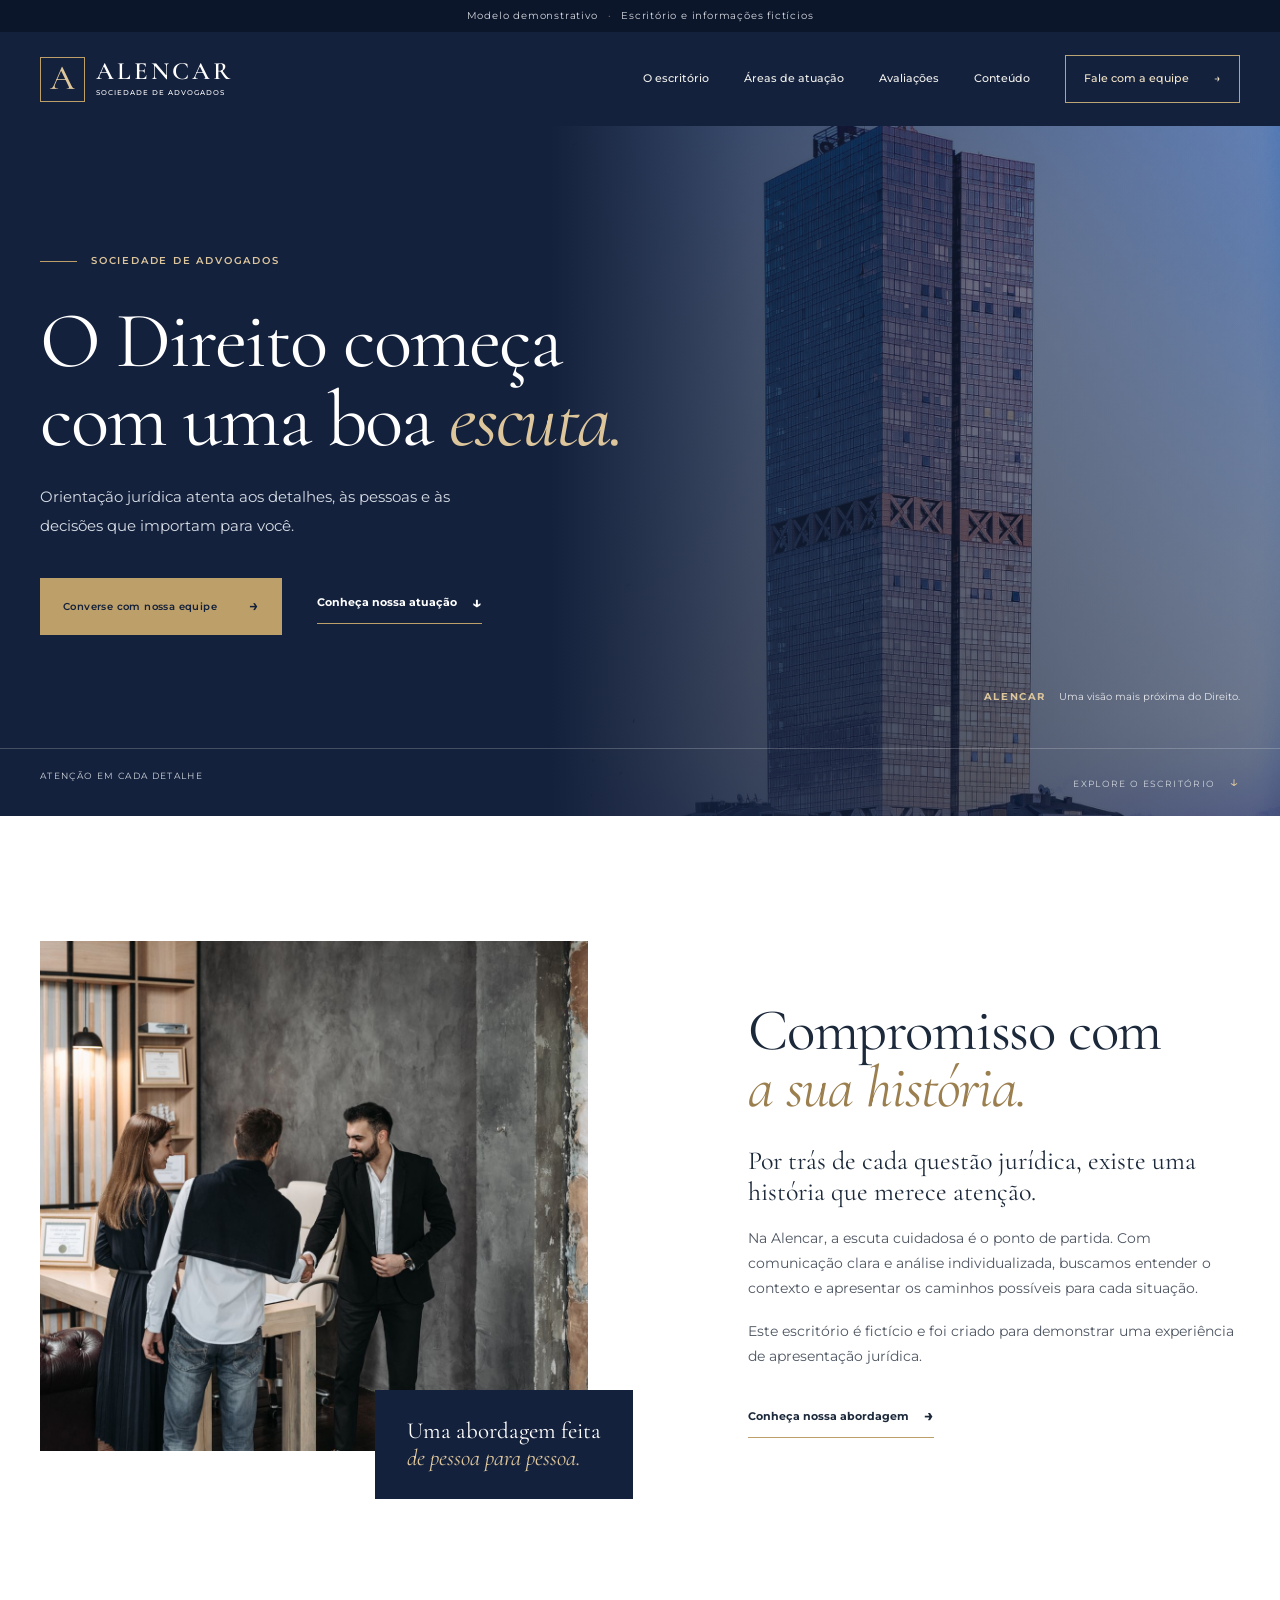
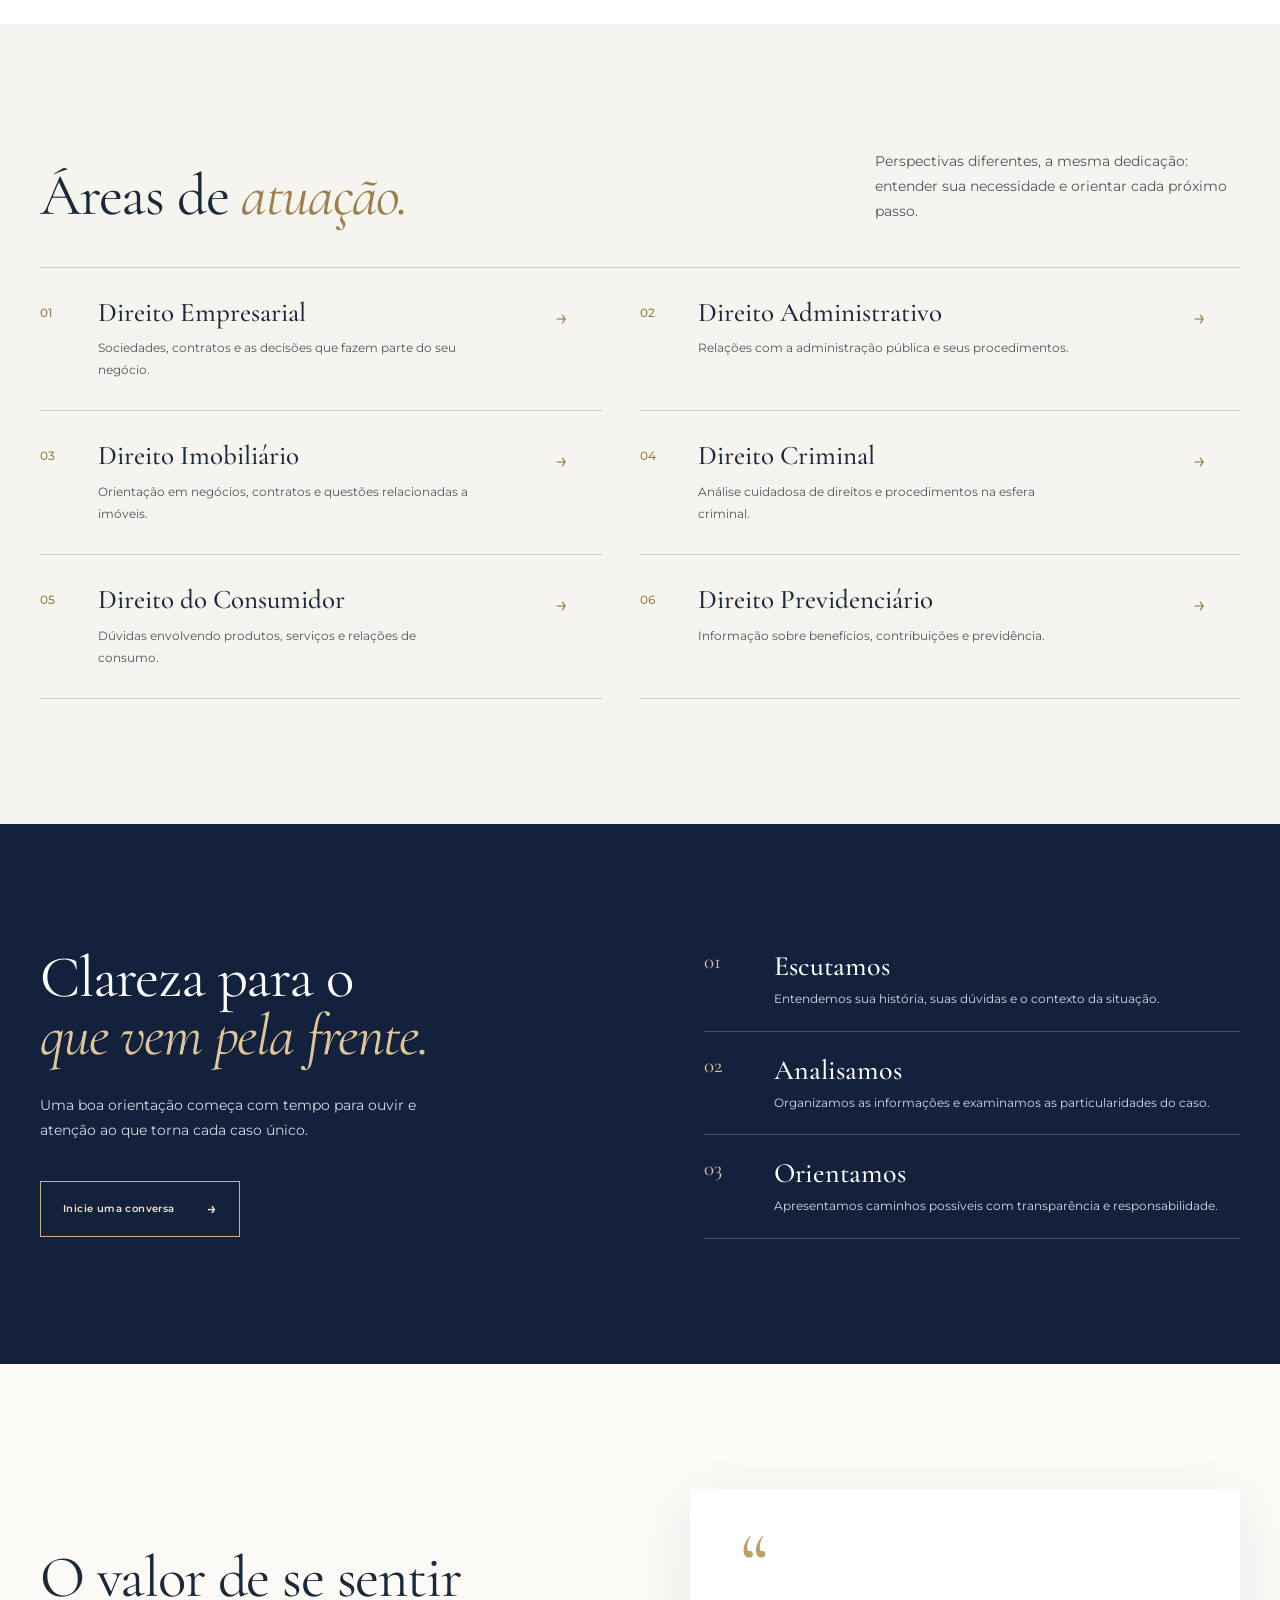
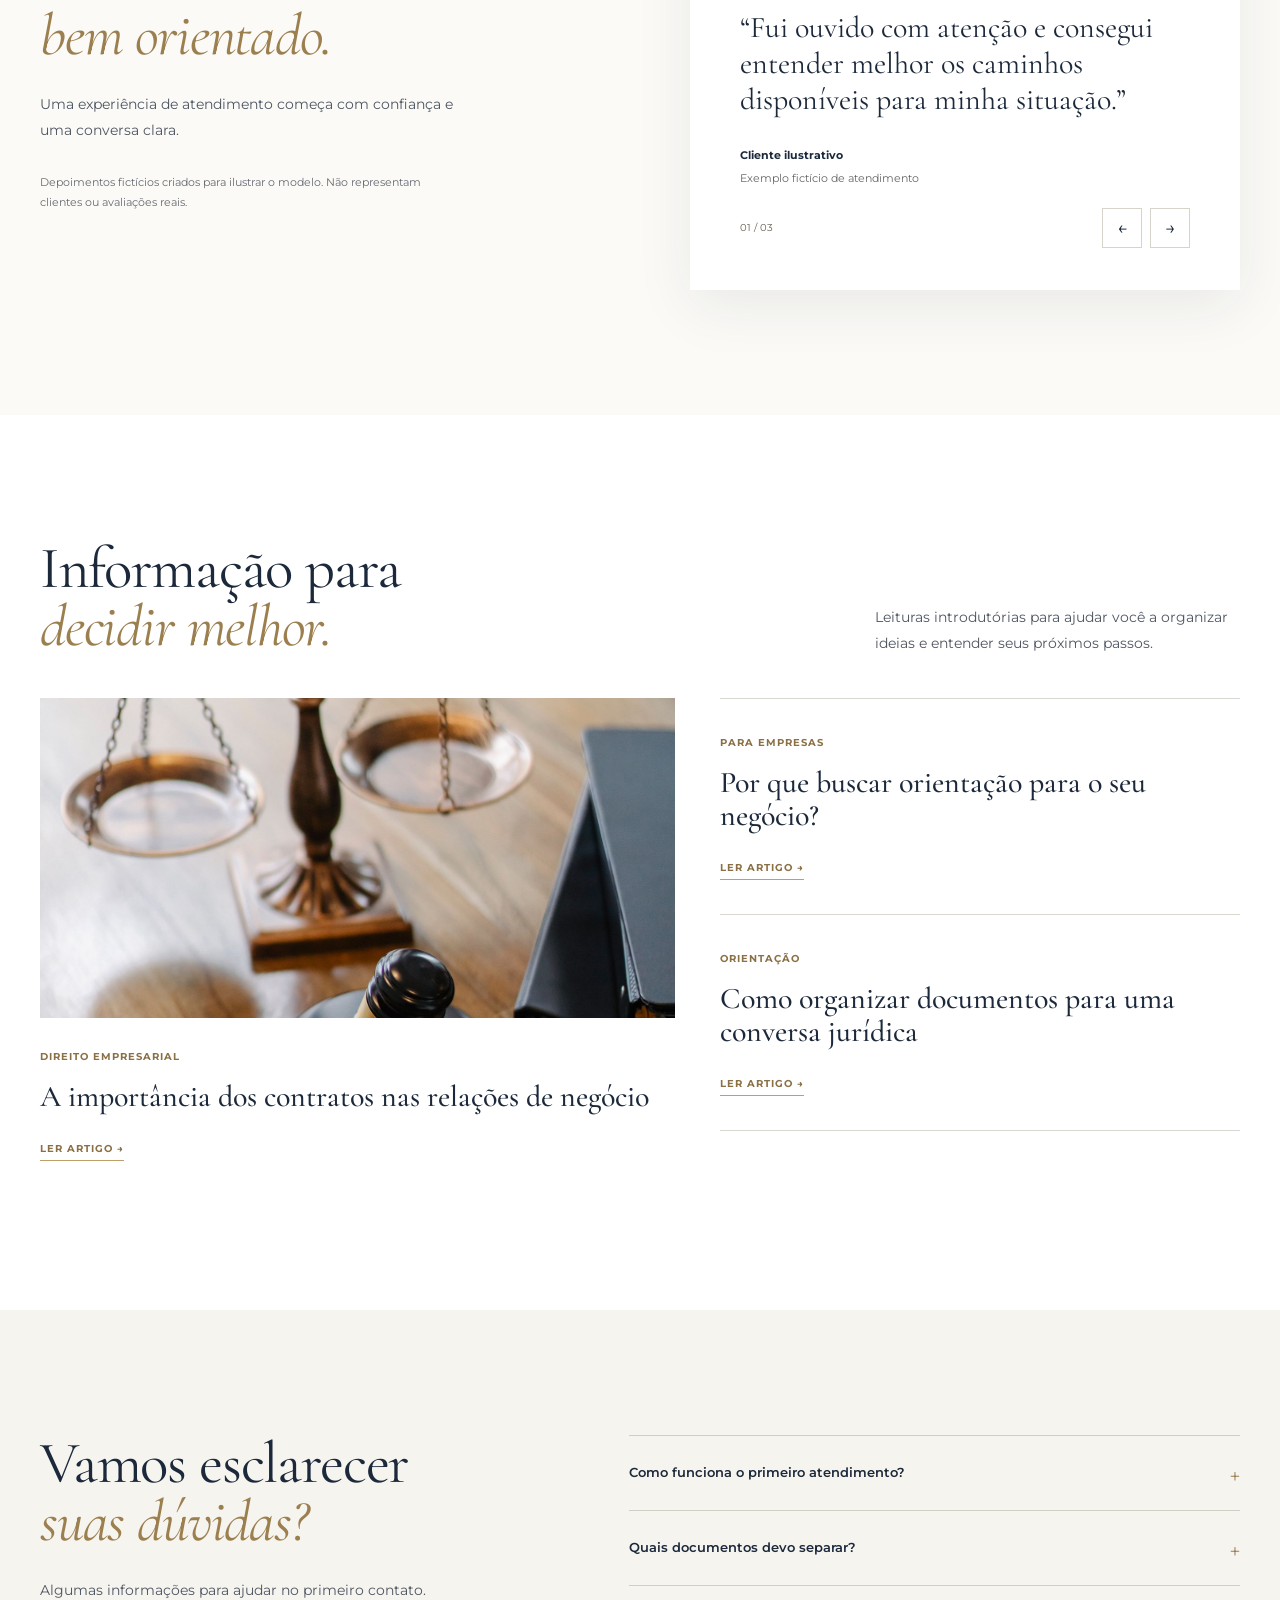
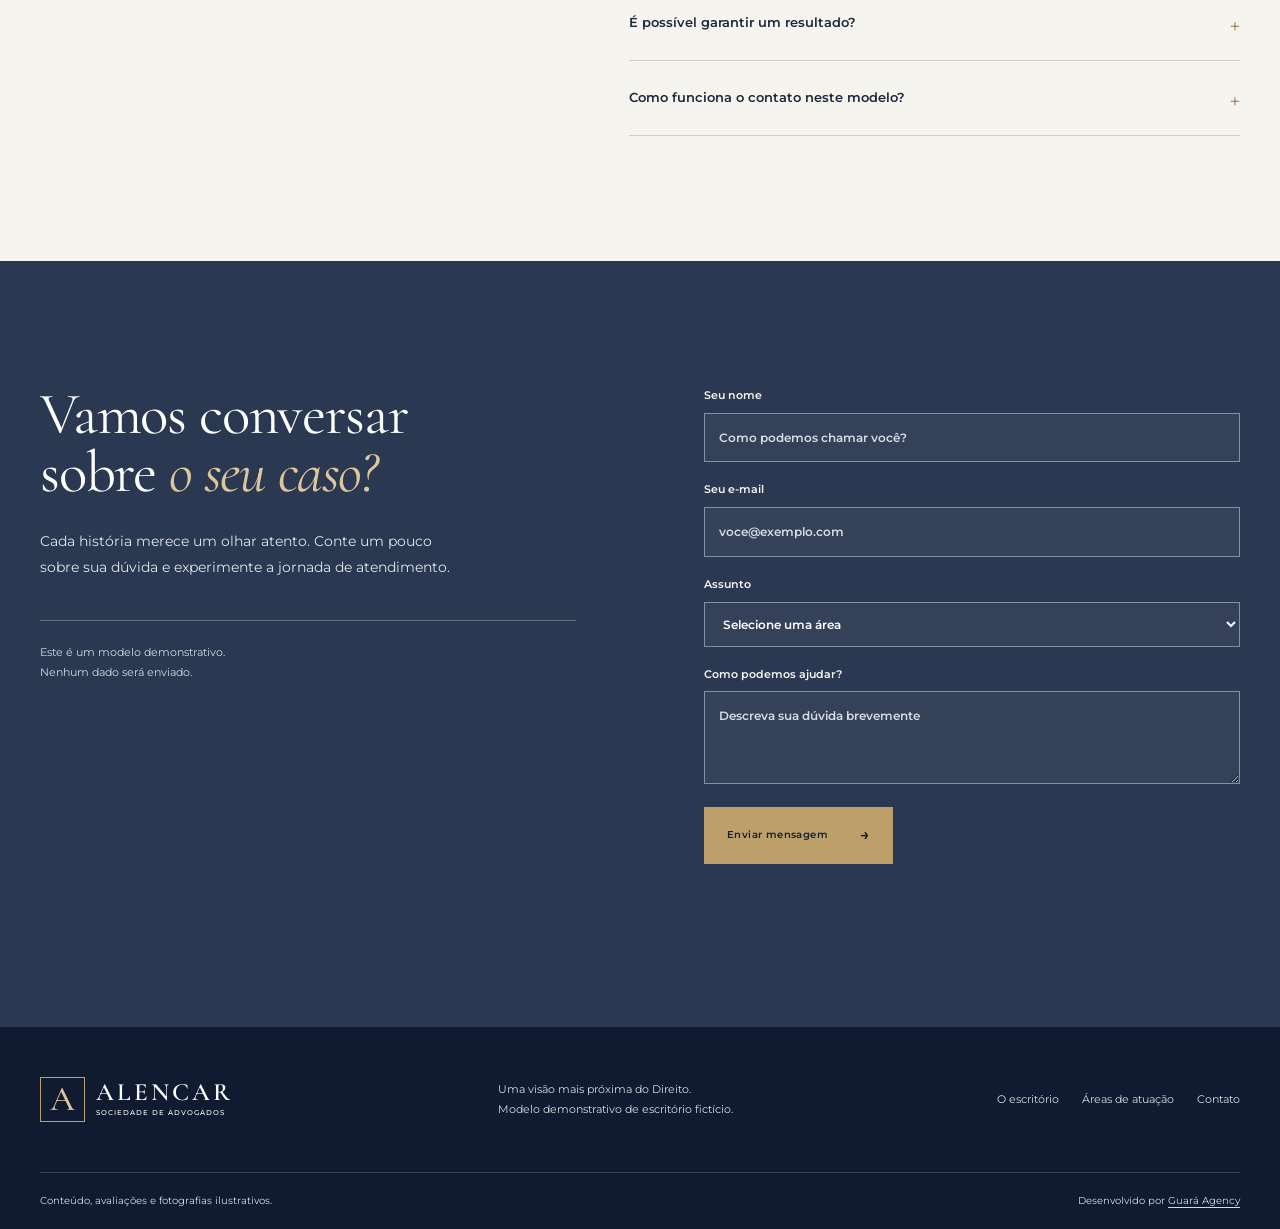
<file: index.html>
<!doctype html>
<html lang="pt-BR"><head><meta charset="utf-8"><meta name="viewport" content="width=device-width, initial-scale=1"><meta name="description" content="Conheça o modelo demonstrativo Alencar Sociedade de Advogados: orientação jurídica com atenção e clareza."><meta name="theme-color" content="#172441"><title>Alencar | Sociedade de Advogados</title><link rel="preconnect" href="https://fonts.googleapis.com"><link rel="preconnect" href="https://fonts.gstatic.com" crossorigin><link href="https://fonts.googleapis.com/css2?family=Cormorant+Garamond:ital,wght@0,400;0,500;0,600;1,400;1,500&family=Montserrat:wght@400;500;600;700&display=swap" rel="stylesheet"><link rel="stylesheet" href="style.css"><script defer src="app.js"></script></head>
<body><a class="skip-link" href="#conteudo">Ir para o conteúdo</a><div class="demo-bar">Modelo demonstrativo <span>·</span> Escritório e informações fictícios</div>
<header class="site-header"><div class="wrap nav"><a href="./" class="brand" aria-label="Alencar Sociedade de Advogados, início"><span class="brand-mark" aria-hidden="true">A</span><span class="brand-name">ALENCAR<small>SOCIEDADE DE ADVOGADOS</small></span></a><button class="menu" aria-expanded="false" aria-controls="links" aria-label="Abrir menu"><span></span><span></span></button><nav id="links" aria-label="Navegação principal"><a href="#sobre">O escritório</a><a href="#atuacao">Áreas de atuação</a><a href="#avaliacoes">Avaliações</a><a href="#blog">Conteúdo</a><a class="nav-cta" href="#contato">Fale com a equipe <span aria-hidden="true">→</span></a></nav></div></header>
<main id="conteudo"><section class="hero"><div class="hero-image" role="img" aria-label="Edifício comercial, fotografia ilustrativa"></div><div class="wrap hero-layout"><div class="hero-copy"><div class="hero-rule"><span></span> SOCIEDADE DE ADVOGADOS</div><h1>O Direito começa<br>com uma boa <em>escuta.</em></h1><p>Orientação jurídica atenta aos detalhes, às pessoas e às decisões que importam para você.</p><div class="hero-actions"><a class="button button-gold" href="#contato">Converse com nossa equipe <span aria-hidden="true">→</span></a><a class="text-link light-link" href="#atuacao">Conheça nossa atuação <span aria-hidden="true">↓</span></a></div></div><div class="hero-caption"><span>ALENCAR</span><span>Uma visão mais próxima do Direito.</span></div></div><div class="hero-bottom"><div class="wrap"><span>ATENÇÃO EM CADA DETALHE</span><a href="#sobre">EXPLORE O ESCRITÓRIO <span aria-hidden="true">↓</span></a></div></div></section>
<section class="intro-section section" id="sobre"><div class="wrap intro-grid"><div class="intro-visual"><img src="assets/8112162.jpg" alt="Pessoas em reunião profissional, fotografia ilustrativa" width="1200" height="800" loading="lazy"><div class="image-caption">Uma abordagem feita<br><em>de pessoa para pessoa.</em></div></div><div class="intro-copy"><div class="section-marker" aria-hidden="true"><span></span> A ESSÊNCIA DO ESCRITÓRIO</div><h2>Compromisso com<br><em>a sua história.</em></h2><p class="lead">Por trás de cada questão jurídica, existe uma história que merece atenção.</p><p>Na Alencar, a escuta cuidadosa é o ponto de partida. Com comunicação clara e análise individualizada, buscamos entender o contexto e apresentar os caminhos possíveis para cada situação.</p><p>Este escritório é fictício e foi criado para demonstrar uma experiência de apresentação jurídica.</p><a class="text-link" href="#como-funciona">Conheça nossa abordagem <span aria-hidden="true">→</span></a></div></div></section>
<section class="practice-section section" id="atuacao"><div class="wrap"><div class="section-heading"><div><div class="section-marker" aria-hidden="true"><span></span> O QUE FAZEMOS</div><h2>Áreas de <em>atuação.</em></h2></div><p>Perspectivas diferentes, a mesma dedicação: entender sua necessidade e orientar cada próximo passo.</p></div><div class="practice-grid"><a class="practice" href="areas/empresarial/"><span class="practice-num">01</span><div><h3>Direito Empresarial</h3><p>Sociedades, contratos e as decisões que fazem parte do seu negócio.</p></div><span class="practice-arrow" aria-hidden="true">→</span></a><a class="practice" href="areas/administrativo/"><span class="practice-num">02</span><div><h3>Direito Administrativo</h3><p>Relações com a administração pública e seus procedimentos.</p></div><span class="practice-arrow" aria-hidden="true">→</span></a><a class="practice" href="areas/imobiliario/"><span class="practice-num">03</span><div><h3>Direito Imobiliário</h3><p>Orientação em negócios, contratos e questões relacionadas a imóveis.</p></div><span class="practice-arrow" aria-hidden="true">→</span></a><a class="practice" href="areas/criminal/"><span class="practice-num">04</span><div><h3>Direito Criminal</h3><p>Análise cuidadosa de direitos e procedimentos na esfera criminal.</p></div><span class="practice-arrow" aria-hidden="true">→</span></a><a class="practice" href="areas/consumidor/"><span class="practice-num">05</span><div><h3>Direito do Consumidor</h3><p>Dúvidas envolvendo produtos, serviços e relações de consumo.</p></div><span class="practice-arrow" aria-hidden="true">→</span></a><a class="practice" href="areas/previdenciario/"><span class="practice-num">06</span><div><h3>Direito Previdenciário</h3><p>Informação sobre benefícios, contribuições e previdência.</p></div><span class="practice-arrow" aria-hidden="true">→</span></a></div></div></section>
<section class="approach-section section" id="como-funciona"><div class="wrap approach-grid"><div><div class="section-marker light-marker" aria-hidden="true"><span></span> NOSSA FORMA DE ATUAR</div><h2>Clareza para o<br><em>que vem pela frente.</em></h2><p>Uma boa orientação começa com tempo para ouvir e atenção ao que torna cada caso único.</p><a class="button button-outline" href="#contato">Inicie uma conversa <span aria-hidden="true">→</span></a></div><div class="steps"><article><span>01</span><div><h3>Escutamos</h3><p>Entendemos sua história, suas dúvidas e o contexto da situação.</p></div></article><article><span>02</span><div><h3>Analisamos</h3><p>Organizamos as informações e examinamos as particularidades do caso.</p></div></article><article><span>03</span><div><h3>Orientamos</h3><p>Apresentamos caminhos possíveis com transparência e responsabilidade.</p></div></article></div></div></section>
<section class="reviews-section section" id="avaliacoes"><div class="wrap reviews-layout"><div><div class="section-marker" aria-hidden="true"><span></span> EXPERIÊNCIAS ILUSTRATIVAS</div><h2>O valor de se sentir<br><em>bem orientado.</em></h2><p>Uma experiência de atendimento começa com confiança e uma conversa clara.</p><p class="disclaimer">Depoimentos fictícios criados para ilustrar o modelo. Não representam clientes ou avaliações reais.</p></div><div class="review-panel"><div class="quote-mark" aria-hidden="true">“</div><div class="review-track" aria-live="polite"><figure class="review" data-review><blockquote>“Fui ouvido com atenção e consegui entender melhor os caminhos disponíveis para minha situação.”</blockquote><figcaption><strong>Cliente ilustrativo</strong><span>Exemplo fictício de atendimento</span></figcaption></figure><figure class="review" data-review hidden><blockquote>“A forma clara de explicar cada etapa trouxe mais tranquilidade para tomar decisões.”</blockquote><figcaption><strong>Cliente ilustrativo</strong><span>Exemplo fictício de atendimento</span></figcaption></figure><figure class="review" data-review hidden><blockquote>“O cuidado com os detalhes e a disposição para esclarecer dúvidas fizeram a diferença na experiência.”</blockquote><figcaption><strong>Cliente ilustrativo</strong><span>Exemplo fictício de atendimento</span></figcaption></figure></div><div class="review-controls"><span id="review-count">01 / 03</span><div><button type="button" id="review-prev" aria-label="Depoimento anterior">←</button><button type="button" id="review-next" aria-label="Próximo depoimento">→</button></div></div></div></div></section>
<section class="journal-section section" id="blog"><div class="wrap"><div class="section-heading"><div><div class="section-marker" aria-hidden="true"><span></span> CONHECIMENTO COMPARTILHADO</div><h2>Informação para<br><em>decidir melhor.</em></h2></div><p>Leituras introdutórias para ajudar você a organizar ideias e entender seus próximos passos.</p></div><div class="journal-grid"><a href="artigos/importancia-dos-contratos/" class="journal-feature"><img src="assets/5669619.jpg" alt="Balança da justiça sobre uma mesa, fotografia ilustrativa" width="1200" height="800" loading="lazy"><div><span>DIREITO EMPRESARIAL</span><h3>A importância dos contratos nas relações de negócio</h3><span class="journal-link">LER ARTIGO →</span></div></a><div class="journal-list"><a href="artigos/orientacao-para-seu-negocio/"><span>PARA EMPRESAS</span><h3>Por que buscar orientação para o seu negócio?</h3><span class="journal-link">LER ARTIGO →</span></a><a href="artigos/organize-seus-documentos/"><span>ORIENTAÇÃO</span><h3>Como organizar documentos para uma conversa jurídica</h3><span class="journal-link">LER ARTIGO →</span></a></div></div></div></section>
<section class="faq-section section"><div class="wrap faq-grid"><div><div class="section-marker" aria-hidden="true"><span></span> PERGUNTAS FREQUENTES</div><h2>Vamos esclarecer<br><em>suas dúvidas?</em></h2><p>Algumas informações para ajudar no primeiro contato.</p></div><div class="faq-list"><details><summary>Como funciona o primeiro atendimento?<span aria-hidden="true">+</span></summary><p>A primeira conversa serve para entender a situação e identificar quais informações e documentos podem contribuir para uma análise individualizada.</p></details><details><summary>Quais documentos devo separar?<span aria-hidden="true">+</span></summary><p>Isso depende do assunto. Contratos, comprovantes, comunicações e registros relacionados à sua dúvida podem ser úteis para contextualizar o caso.</p></details><details><summary>É possível garantir um resultado?<span aria-hidden="true">+</span></summary><p>Não. Cada caso tem particularidades e os resultados dependem de seus fatos, documentos e das circunstâncias aplicáveis.</p></details><details><summary>Como funciona o contato neste modelo?<span aria-hidden="true">+</span></summary><p>O formulário é apenas demonstrativo: nenhuma informação é enviada, armazenada ou encaminhada para atendimento.</p></details></div></div></section>
<section class="contact-section section" id="contato"><div class="wrap contact-grid"><div><div class="section-marker light-marker" aria-hidden="true"><span></span> ESTAMOS AQUI PARA OUVIR</div><h2>Vamos conversar<br>sobre <em>o seu caso?</em></h2><p>Cada história merece um olhar atento. Conte um pouco sobre sua dúvida e experimente a jornada de atendimento.</p><div class="contact-note">Este é um modelo demonstrativo.<br>Nenhum dado será enviado.</div></div><form id="contact-form"><label>Seu nome<input name="nome" autocomplete="name" placeholder="Como podemos chamar você?" required></label><label>Seu e-mail<input name="email" type="email" autocomplete="email" placeholder="voce@exemplo.com" required></label><label>Assunto<select name="assunto" required><option value="">Selecione uma área</option><option>Direito Empresarial</option><option>Direito Administrativo</option><option>Direito Imobiliário</option><option>Direito Criminal</option><option>Direito do Consumidor</option><option>Direito Previdenciário</option><option>Outro assunto</option></select></label><label>Como podemos ajudar?<textarea name="mensagem" rows="3" placeholder="Descreva sua dúvida brevemente" required></textarea></label><button class="button button-gold" type="submit">Enviar mensagem <span aria-hidden="true">→</span></button><p id="result" role="status" aria-live="polite"></p></form></div></section></main>
<footer><div class="wrap footer-main"><a href="./" class="brand footer-brand"><span class="brand-mark" aria-hidden="true">A</span><span class="brand-name">ALENCAR<small>SOCIEDADE DE ADVOGADOS</small></span></a><p>Uma visão mais próxima do Direito.<br>Modelo demonstrativo de escritório fictício.</p><div><a href="#sobre">O escritório</a><a href="#atuacao">Áreas de atuação</a><a href="#contato">Contato</a></div></div><div class="wrap footer-bottom"><span>Conteúdo, avaliações e fotografias ilustrativos.</span><span>Desenvolvido por <a href="https://guaraagency.com.br/">Guará Agency</a></span></div></footer></body></html>
</file>
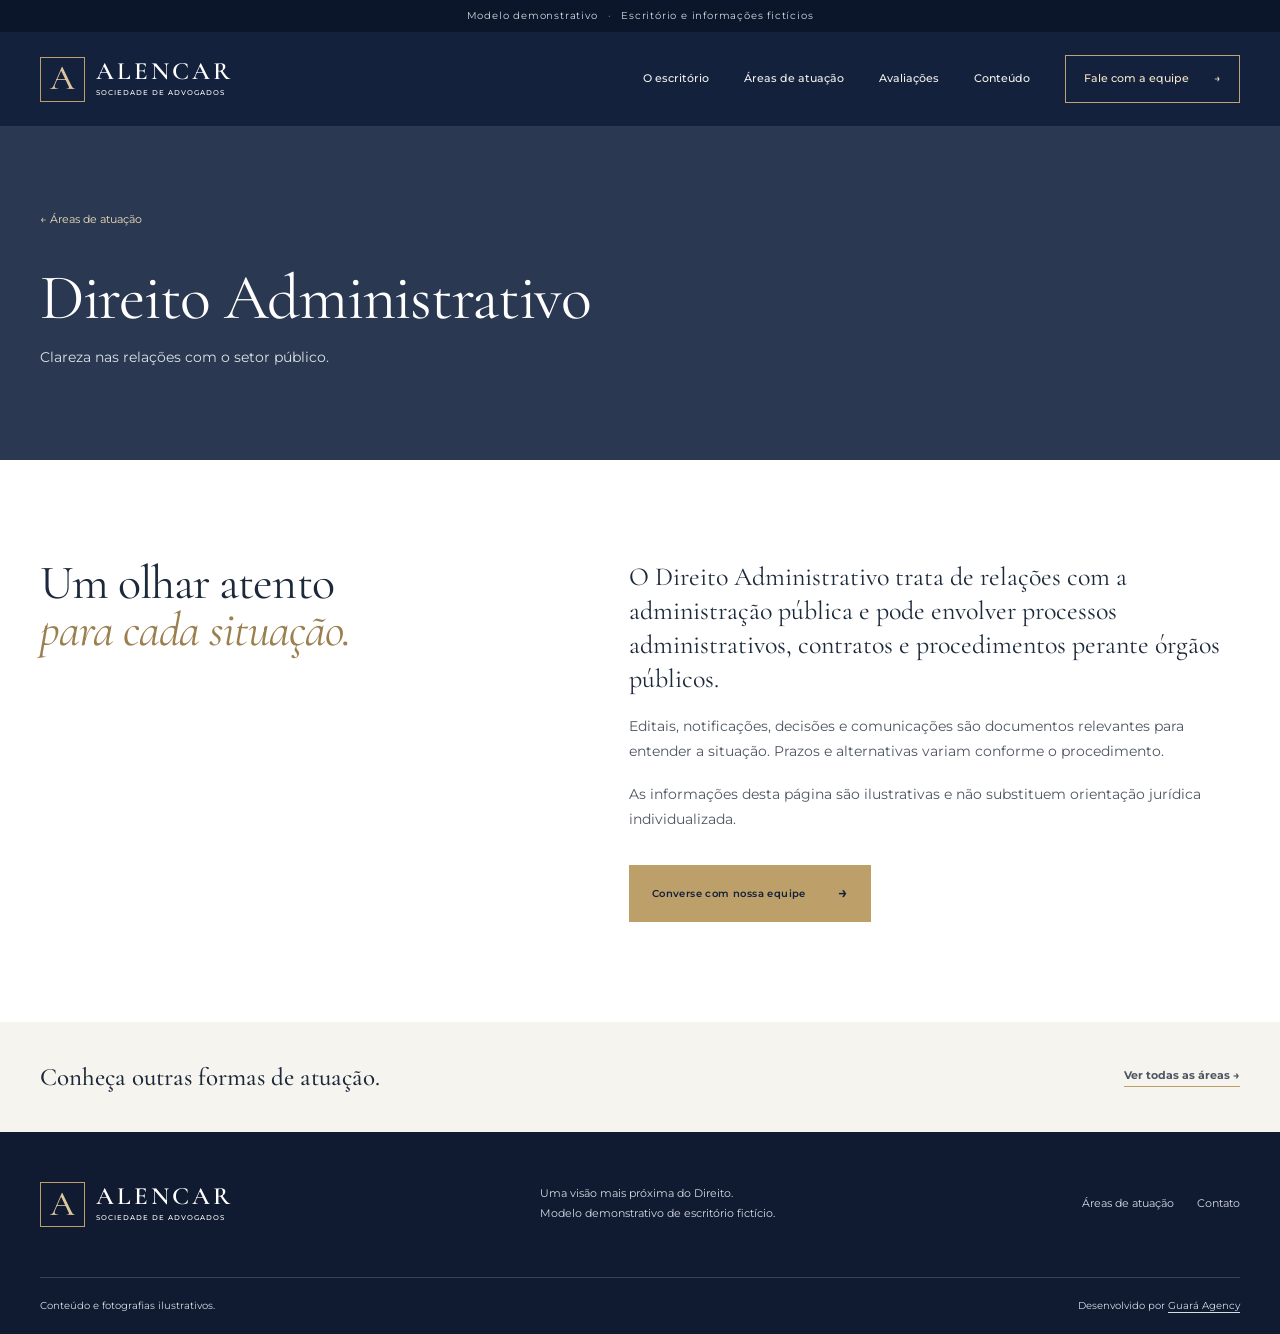
<file: areas/administrativo/index.html>
<!doctype html><html lang="pt-BR"><head><meta charset="utf-8"><meta name="viewport" content="width=device-width, initial-scale=1"><title>Direito Administrativo | Alencar Advogados</title><link rel="preconnect" href="https://fonts.googleapis.com"><link rel="preconnect" href="https://fonts.gstatic.com" crossorigin><link href="https://fonts.googleapis.com/css2?family=Cormorant+Garamond:ital,wght@0,400;0,500;0,600;1,400&family=Montserrat:wght@400;500;600;700&display=swap" rel="stylesheet"><link rel="stylesheet" href="../../style.css"><script defer src="../../app.js"></script></head><body><a class="skip-link" href="#conteudo">Ir para o conteúdo</a><div class="demo-bar">Modelo demonstrativo <span>·</span> Escritório e informações fictícios</div><header class="site-header"><div class="wrap nav"><a href="../../" class="brand"><span class="brand-mark" aria-hidden="true">A</span><span class="brand-name">ALENCAR<small>SOCIEDADE DE ADVOGADOS</small></span></a><button class="menu" aria-expanded="false" aria-controls="links" aria-label="Abrir menu"><span></span><span></span></button><nav id="links" aria-label="Navegação principal"><a href="../../#sobre">O escritório</a><a href="../../#atuacao">Áreas de atuação</a><a href="../../#avaliacoes">Avaliações</a><a href="../../#blog">Conteúdo</a><a class="nav-cta" href="../../#contato">Fale com a equipe <span aria-hidden="true">→</span></a></nav></div></header><main id="conteudo"><section class="inner-hero"><div class="wrap"><a href="../../#atuacao">← Áreas de atuação</a><h1>Direito Administrativo</h1><p>Clareza nas relações com o setor público.</p></div></section><article class="wrap inner-content"><div><h2>Um olhar atento<br><em>para cada situação.</em></h2></div><div><p class="inner-lead">O Direito Administrativo trata de relações com a administração pública e pode envolver processos administrativos, contratos e procedimentos perante órgãos públicos.</p><p>Editais, notificações, decisões e comunicações são documentos relevantes para entender a situação. Prazos e alternativas variam conforme o procedimento.</p><p>As informações desta página são ilustrativas e não substituem orientação jurídica individualizada.</p><a class="button button-gold" href="../../#contato">Converse com nossa equipe <span aria-hidden="true">→</span></a></div></article><div class="inner-next"><div class="wrap"><p>Conheça outras formas de atuação.</p><a href="../../#atuacao">Ver todas as áreas →</a></div></div></main><footer><div class="wrap footer-main"><a href="../../" class="brand"><span class="brand-mark" aria-hidden="true">A</span><span class="brand-name">ALENCAR<small>SOCIEDADE DE ADVOGADOS</small></span></a><p>Uma visão mais próxima do Direito.<br>Modelo demonstrativo de escritório fictício.</p><div><a href="../../#atuacao">Áreas de atuação</a><a href="../../#contato">Contato</a></div></div><div class="wrap footer-bottom"><span>Conteúdo e fotografias ilustrativos.</span><span>Desenvolvido por <a href="https://guaraagency.com.br/">Guará Agency</a></span></div></footer></body></html>
</file>
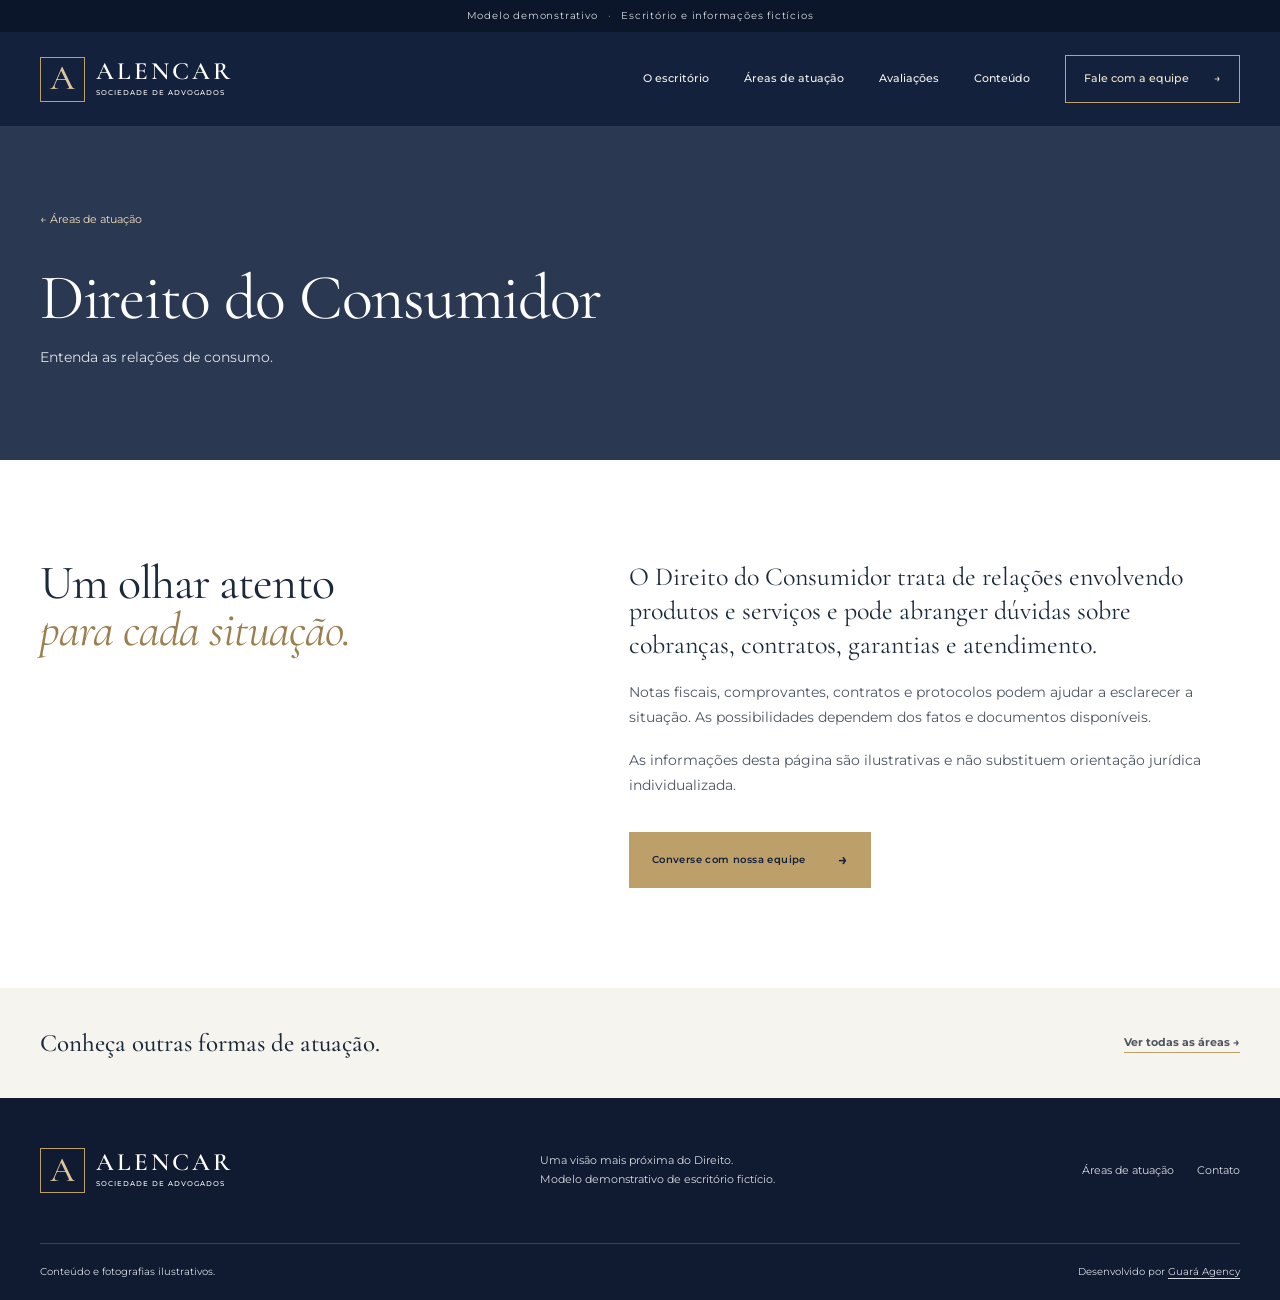
<file: areas/consumidor/index.html>
<!doctype html><html lang="pt-BR"><head><meta charset="utf-8"><meta name="viewport" content="width=device-width, initial-scale=1"><title>Direito do Consumidor | Alencar Advogados</title><link rel="preconnect" href="https://fonts.googleapis.com"><link rel="preconnect" href="https://fonts.gstatic.com" crossorigin><link href="https://fonts.googleapis.com/css2?family=Cormorant+Garamond:ital,wght@0,400;0,500;0,600;1,400&family=Montserrat:wght@400;500;600;700&display=swap" rel="stylesheet"><link rel="stylesheet" href="../../style.css"><script defer src="../../app.js"></script></head><body><a class="skip-link" href="#conteudo">Ir para o conteúdo</a><div class="demo-bar">Modelo demonstrativo <span>·</span> Escritório e informações fictícios</div><header class="site-header"><div class="wrap nav"><a href="../../" class="brand"><span class="brand-mark" aria-hidden="true">A</span><span class="brand-name">ALENCAR<small>SOCIEDADE DE ADVOGADOS</small></span></a><button class="menu" aria-expanded="false" aria-controls="links" aria-label="Abrir menu"><span></span><span></span></button><nav id="links" aria-label="Navegação principal"><a href="../../#sobre">O escritório</a><a href="../../#atuacao">Áreas de atuação</a><a href="../../#avaliacoes">Avaliações</a><a href="../../#blog">Conteúdo</a><a class="nav-cta" href="../../#contato">Fale com a equipe <span aria-hidden="true">→</span></a></nav></div></header><main id="conteudo"><section class="inner-hero"><div class="wrap"><a href="../../#atuacao">← Áreas de atuação</a><h1>Direito do Consumidor</h1><p>Entenda as relações de consumo.</p></div></section><article class="wrap inner-content"><div><h2>Um olhar atento<br><em>para cada situação.</em></h2></div><div><p class="inner-lead">O Direito do Consumidor trata de relações envolvendo produtos e serviços e pode abranger dúvidas sobre cobranças, contratos, garantias e atendimento.</p><p>Notas fiscais, comprovantes, contratos e protocolos podem ajudar a esclarecer a situação. As possibilidades dependem dos fatos e documentos disponíveis.</p><p>As informações desta página são ilustrativas e não substituem orientação jurídica individualizada.</p><a class="button button-gold" href="../../#contato">Converse com nossa equipe <span aria-hidden="true">→</span></a></div></article><div class="inner-next"><div class="wrap"><p>Conheça outras formas de atuação.</p><a href="../../#atuacao">Ver todas as áreas →</a></div></div></main><footer><div class="wrap footer-main"><a href="../../" class="brand"><span class="brand-mark" aria-hidden="true">A</span><span class="brand-name">ALENCAR<small>SOCIEDADE DE ADVOGADOS</small></span></a><p>Uma visão mais próxima do Direito.<br>Modelo demonstrativo de escritório fictício.</p><div><a href="../../#atuacao">Áreas de atuação</a><a href="../../#contato">Contato</a></div></div><div class="wrap footer-bottom"><span>Conteúdo e fotografias ilustrativos.</span><span>Desenvolvido por <a href="https://guaraagency.com.br/">Guará Agency</a></span></div></footer></body></html>
</file>
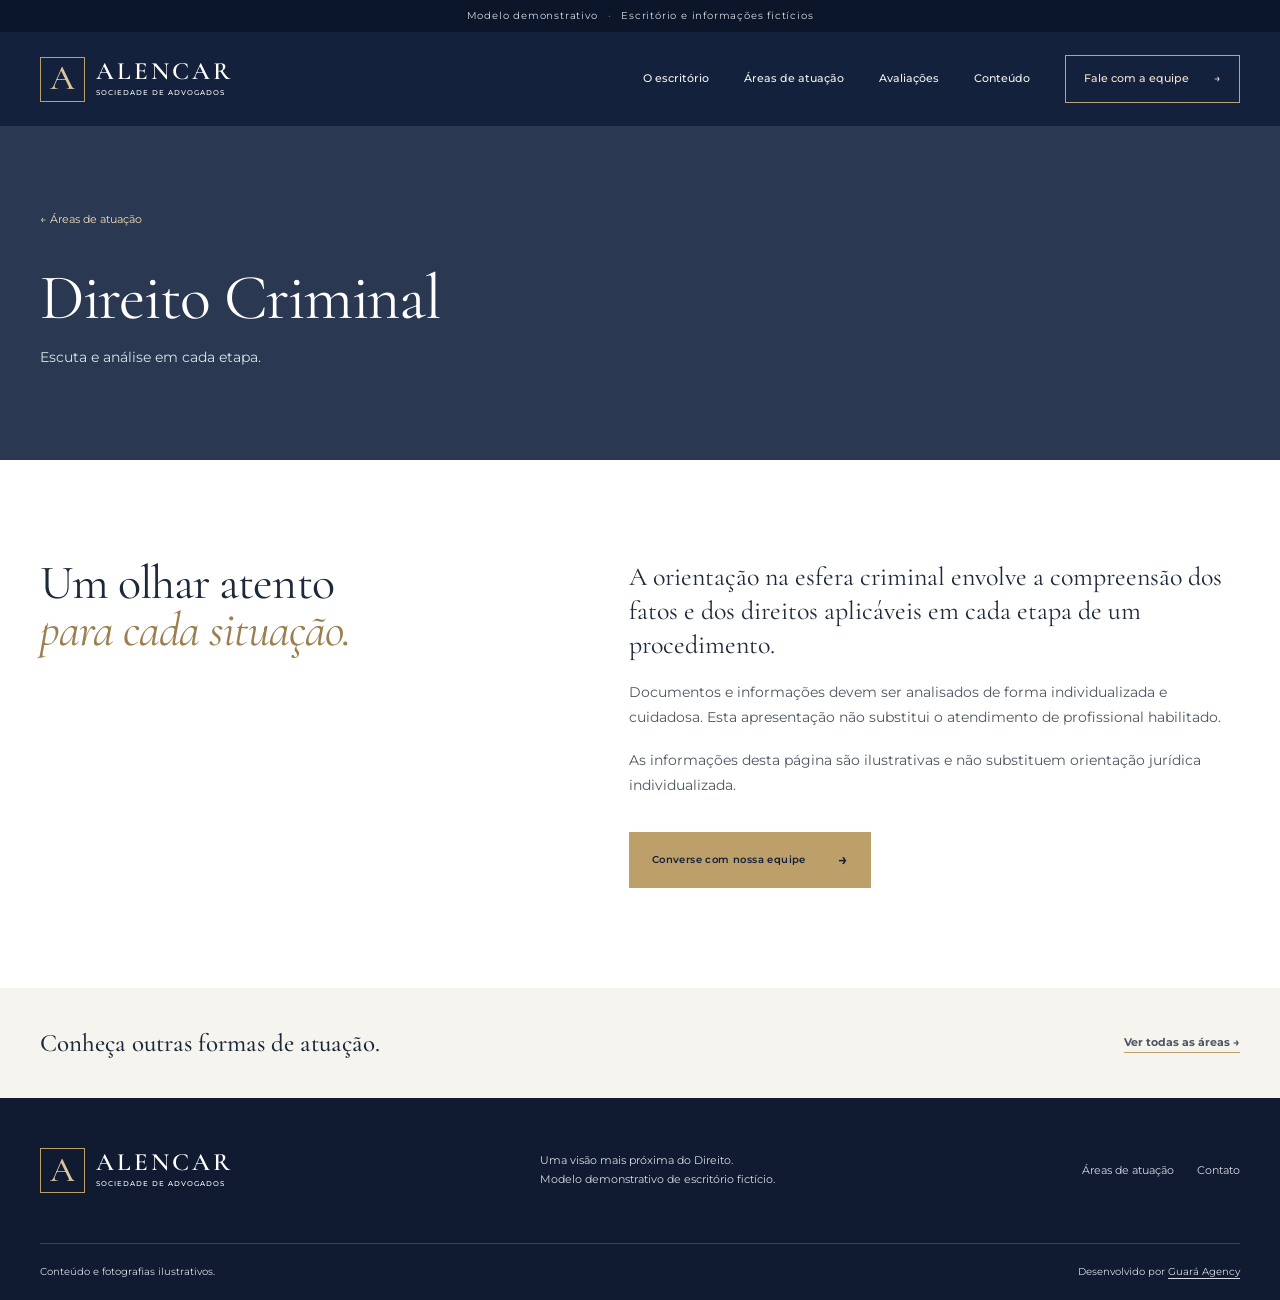
<file: areas/criminal/index.html>
<!doctype html><html lang="pt-BR"><head><meta charset="utf-8"><meta name="viewport" content="width=device-width, initial-scale=1"><title>Direito Criminal | Alencar Advogados</title><link rel="preconnect" href="https://fonts.googleapis.com"><link rel="preconnect" href="https://fonts.gstatic.com" crossorigin><link href="https://fonts.googleapis.com/css2?family=Cormorant+Garamond:ital,wght@0,400;0,500;0,600;1,400&family=Montserrat:wght@400;500;600;700&display=swap" rel="stylesheet"><link rel="stylesheet" href="../../style.css"><script defer src="../../app.js"></script></head><body><a class="skip-link" href="#conteudo">Ir para o conteúdo</a><div class="demo-bar">Modelo demonstrativo <span>·</span> Escritório e informações fictícios</div><header class="site-header"><div class="wrap nav"><a href="../../" class="brand"><span class="brand-mark" aria-hidden="true">A</span><span class="brand-name">ALENCAR<small>SOCIEDADE DE ADVOGADOS</small></span></a><button class="menu" aria-expanded="false" aria-controls="links" aria-label="Abrir menu"><span></span><span></span></button><nav id="links" aria-label="Navegação principal"><a href="../../#sobre">O escritório</a><a href="../../#atuacao">Áreas de atuação</a><a href="../../#avaliacoes">Avaliações</a><a href="../../#blog">Conteúdo</a><a class="nav-cta" href="../../#contato">Fale com a equipe <span aria-hidden="true">→</span></a></nav></div></header><main id="conteudo"><section class="inner-hero"><div class="wrap"><a href="../../#atuacao">← Áreas de atuação</a><h1>Direito Criminal</h1><p>Escuta e análise em cada etapa.</p></div></section><article class="wrap inner-content"><div><h2>Um olhar atento<br><em>para cada situação.</em></h2></div><div><p class="inner-lead">A orientação na esfera criminal envolve a compreensão dos fatos e dos direitos aplicáveis em cada etapa de um procedimento.</p><p>Documentos e informações devem ser analisados de forma individualizada e cuidadosa. Esta apresentação não substitui o atendimento de profissional habilitado.</p><p>As informações desta página são ilustrativas e não substituem orientação jurídica individualizada.</p><a class="button button-gold" href="../../#contato">Converse com nossa equipe <span aria-hidden="true">→</span></a></div></article><div class="inner-next"><div class="wrap"><p>Conheça outras formas de atuação.</p><a href="../../#atuacao">Ver todas as áreas →</a></div></div></main><footer><div class="wrap footer-main"><a href="../../" class="brand"><span class="brand-mark" aria-hidden="true">A</span><span class="brand-name">ALENCAR<small>SOCIEDADE DE ADVOGADOS</small></span></a><p>Uma visão mais próxima do Direito.<br>Modelo demonstrativo de escritório fictício.</p><div><a href="../../#atuacao">Áreas de atuação</a><a href="../../#contato">Contato</a></div></div><div class="wrap footer-bottom"><span>Conteúdo e fotografias ilustrativos.</span><span>Desenvolvido por <a href="https://guaraagency.com.br/">Guará Agency</a></span></div></footer></body></html>
</file>
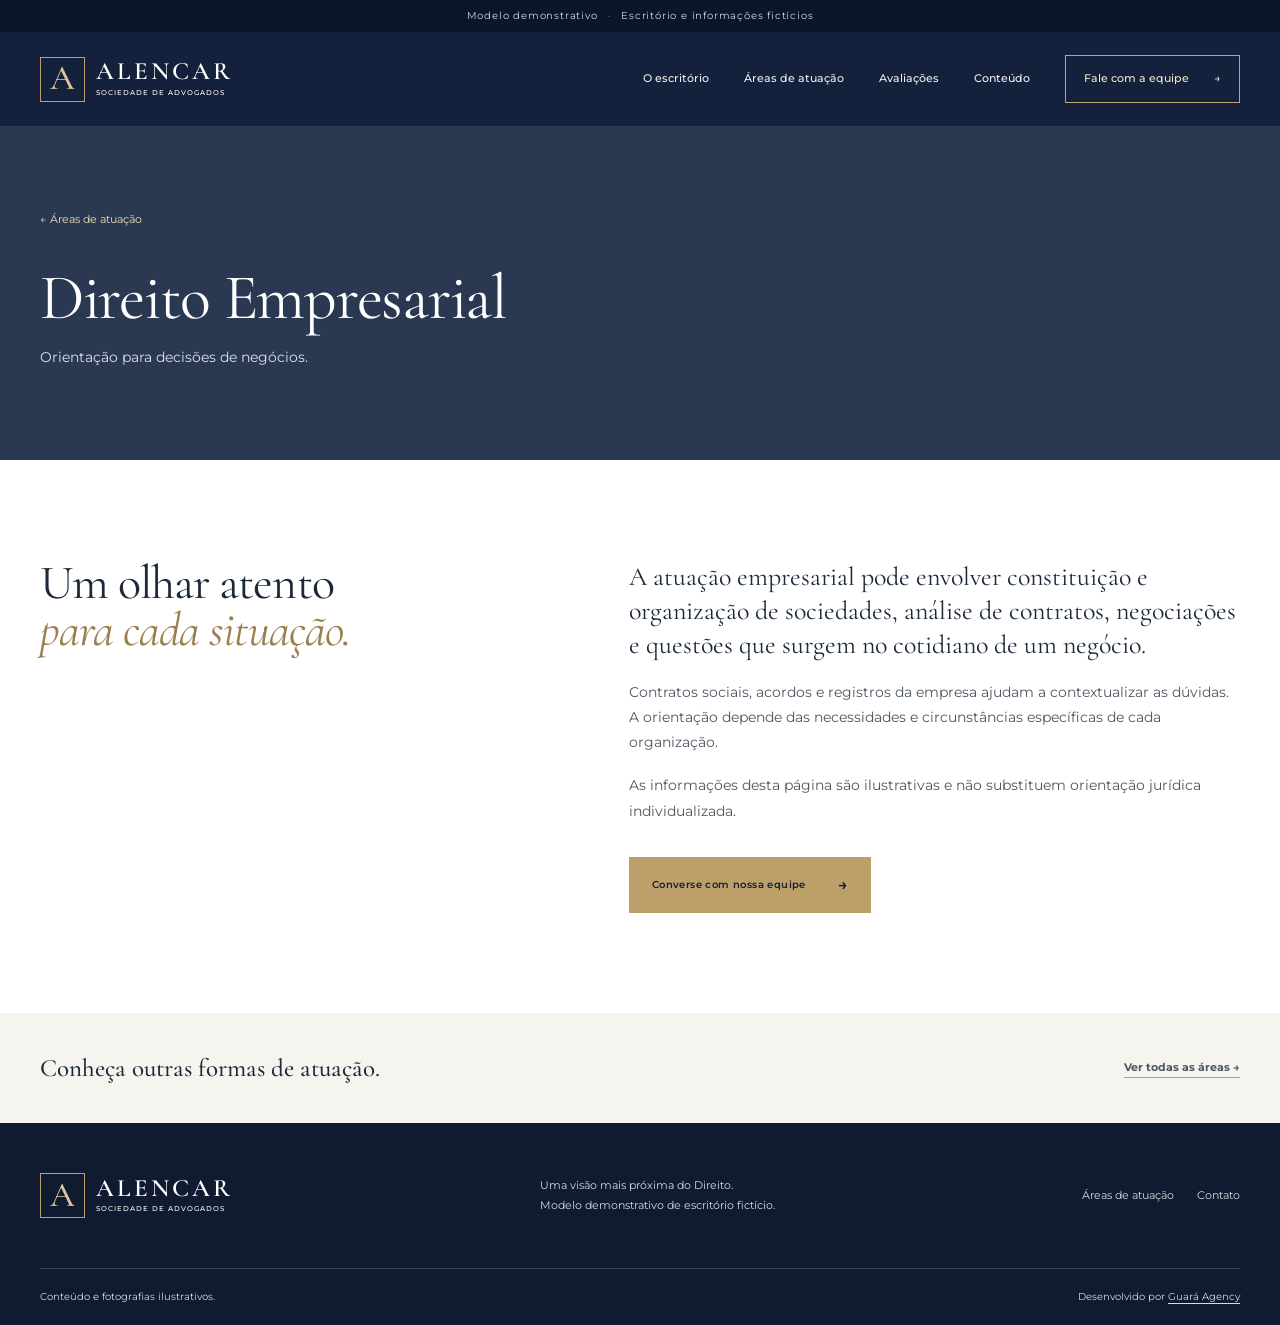
<file: areas/empresarial/index.html>
<!doctype html><html lang="pt-BR"><head><meta charset="utf-8"><meta name="viewport" content="width=device-width, initial-scale=1"><title>Direito Empresarial | Alencar Advogados</title><link rel="preconnect" href="https://fonts.googleapis.com"><link rel="preconnect" href="https://fonts.gstatic.com" crossorigin><link href="https://fonts.googleapis.com/css2?family=Cormorant+Garamond:ital,wght@0,400;0,500;0,600;1,400&family=Montserrat:wght@400;500;600;700&display=swap" rel="stylesheet"><link rel="stylesheet" href="../../style.css"><script defer src="../../app.js"></script></head><body><a class="skip-link" href="#conteudo">Ir para o conteúdo</a><div class="demo-bar">Modelo demonstrativo <span>·</span> Escritório e informações fictícios</div><header class="site-header"><div class="wrap nav"><a href="../../" class="brand"><span class="brand-mark" aria-hidden="true">A</span><span class="brand-name">ALENCAR<small>SOCIEDADE DE ADVOGADOS</small></span></a><button class="menu" aria-expanded="false" aria-controls="links" aria-label="Abrir menu"><span></span><span></span></button><nav id="links" aria-label="Navegação principal"><a href="../../#sobre">O escritório</a><a href="../../#atuacao">Áreas de atuação</a><a href="../../#avaliacoes">Avaliações</a><a href="../../#blog">Conteúdo</a><a class="nav-cta" href="../../#contato">Fale com a equipe <span aria-hidden="true">→</span></a></nav></div></header><main id="conteudo"><section class="inner-hero"><div class="wrap"><a href="../../#atuacao">← Áreas de atuação</a><h1>Direito Empresarial</h1><p>Orientação para decisões de negócios.</p></div></section><article class="wrap inner-content"><div><h2>Um olhar atento<br><em>para cada situação.</em></h2></div><div><p class="inner-lead">A atuação empresarial pode envolver constituição e organização de sociedades, análise de contratos, negociações e questões que surgem no cotidiano de um negócio.</p><p>Contratos sociais, acordos e registros da empresa ajudam a contextualizar as dúvidas. A orientação depende das necessidades e circunstâncias específicas de cada organização.</p><p>As informações desta página são ilustrativas e não substituem orientação jurídica individualizada.</p><a class="button button-gold" href="../../#contato">Converse com nossa equipe <span aria-hidden="true">→</span></a></div></article><div class="inner-next"><div class="wrap"><p>Conheça outras formas de atuação.</p><a href="../../#atuacao">Ver todas as áreas →</a></div></div></main><footer><div class="wrap footer-main"><a href="../../" class="brand"><span class="brand-mark" aria-hidden="true">A</span><span class="brand-name">ALENCAR<small>SOCIEDADE DE ADVOGADOS</small></span></a><p>Uma visão mais próxima do Direito.<br>Modelo demonstrativo de escritório fictício.</p><div><a href="../../#atuacao">Áreas de atuação</a><a href="../../#contato">Contato</a></div></div><div class="wrap footer-bottom"><span>Conteúdo e fotografias ilustrativos.</span><span>Desenvolvido por <a href="https://guaraagency.com.br/">Guará Agency</a></span></div></footer></body></html>
</file>
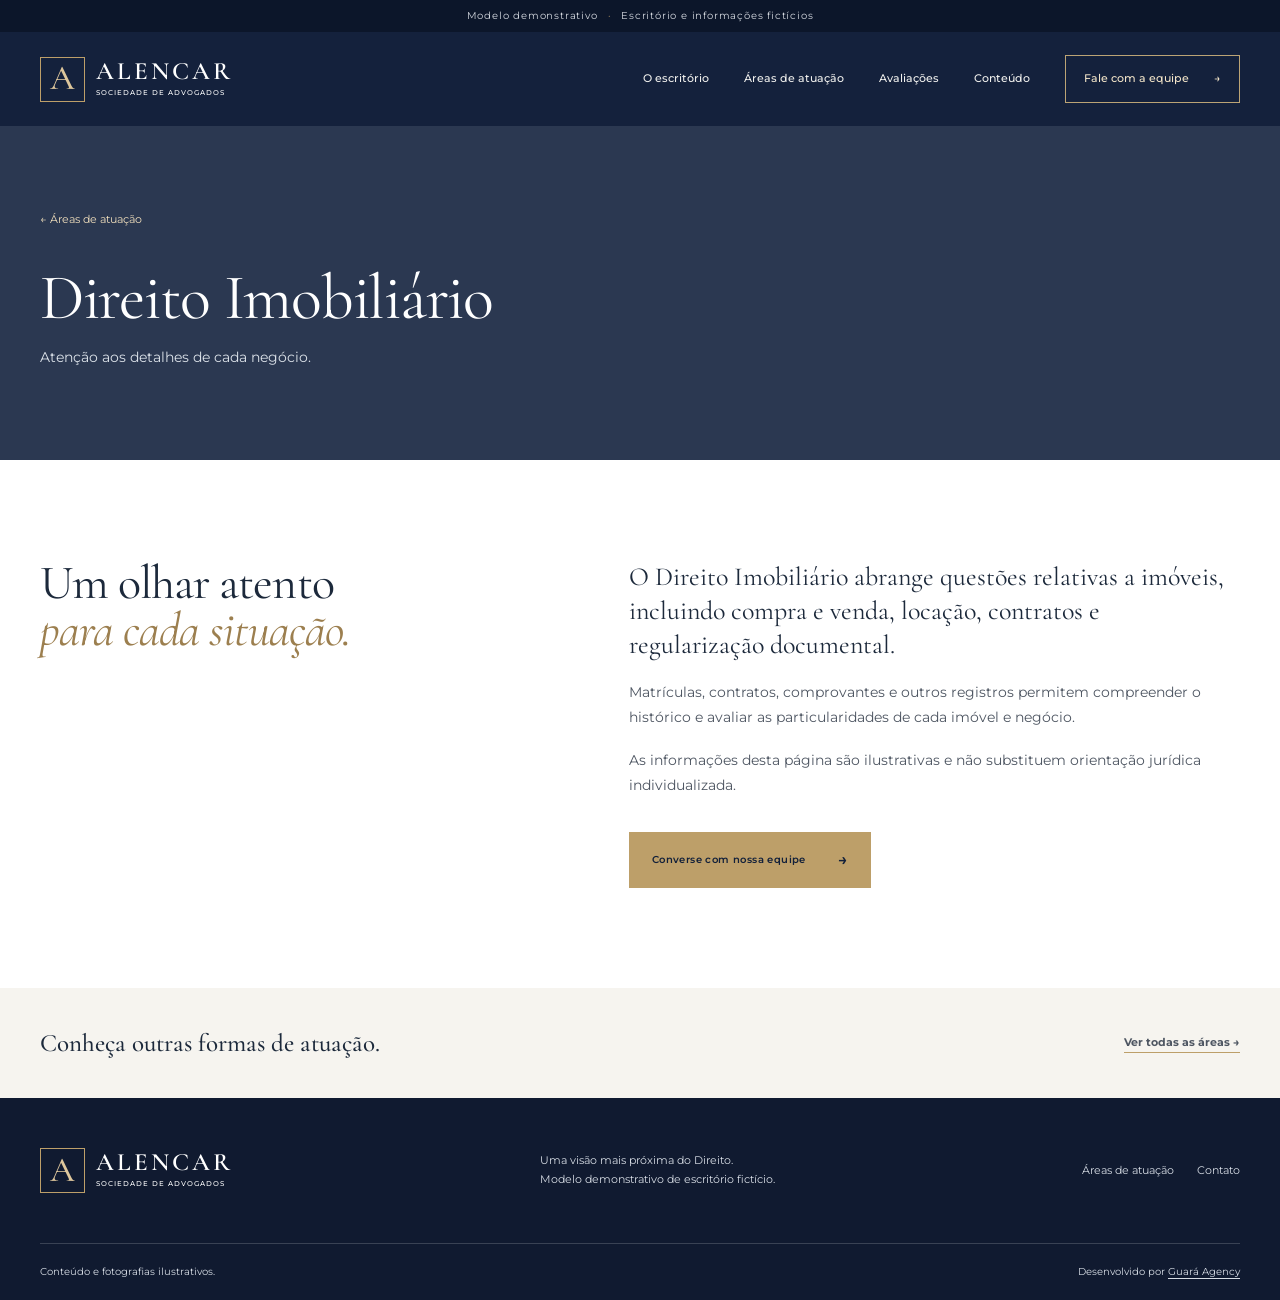
<file: areas/imobiliario/index.html>
<!doctype html><html lang="pt-BR"><head><meta charset="utf-8"><meta name="viewport" content="width=device-width, initial-scale=1"><title>Direito Imobiliário | Alencar Advogados</title><link rel="preconnect" href="https://fonts.googleapis.com"><link rel="preconnect" href="https://fonts.gstatic.com" crossorigin><link href="https://fonts.googleapis.com/css2?family=Cormorant+Garamond:ital,wght@0,400;0,500;0,600;1,400&family=Montserrat:wght@400;500;600;700&display=swap" rel="stylesheet"><link rel="stylesheet" href="../../style.css"><script defer src="../../app.js"></script></head><body><a class="skip-link" href="#conteudo">Ir para o conteúdo</a><div class="demo-bar">Modelo demonstrativo <span>·</span> Escritório e informações fictícios</div><header class="site-header"><div class="wrap nav"><a href="../../" class="brand"><span class="brand-mark" aria-hidden="true">A</span><span class="brand-name">ALENCAR<small>SOCIEDADE DE ADVOGADOS</small></span></a><button class="menu" aria-expanded="false" aria-controls="links" aria-label="Abrir menu"><span></span><span></span></button><nav id="links" aria-label="Navegação principal"><a href="../../#sobre">O escritório</a><a href="../../#atuacao">Áreas de atuação</a><a href="../../#avaliacoes">Avaliações</a><a href="../../#blog">Conteúdo</a><a class="nav-cta" href="../../#contato">Fale com a equipe <span aria-hidden="true">→</span></a></nav></div></header><main id="conteudo"><section class="inner-hero"><div class="wrap"><a href="../../#atuacao">← Áreas de atuação</a><h1>Direito Imobiliário</h1><p>Atenção aos detalhes de cada negócio.</p></div></section><article class="wrap inner-content"><div><h2>Um olhar atento<br><em>para cada situação.</em></h2></div><div><p class="inner-lead">O Direito Imobiliário abrange questões relativas a imóveis, incluindo compra e venda, locação, contratos e regularização documental.</p><p>Matrículas, contratos, comprovantes e outros registros permitem compreender o histórico e avaliar as particularidades de cada imóvel e negócio.</p><p>As informações desta página são ilustrativas e não substituem orientação jurídica individualizada.</p><a class="button button-gold" href="../../#contato">Converse com nossa equipe <span aria-hidden="true">→</span></a></div></article><div class="inner-next"><div class="wrap"><p>Conheça outras formas de atuação.</p><a href="../../#atuacao">Ver todas as áreas →</a></div></div></main><footer><div class="wrap footer-main"><a href="../../" class="brand"><span class="brand-mark" aria-hidden="true">A</span><span class="brand-name">ALENCAR<small>SOCIEDADE DE ADVOGADOS</small></span></a><p>Uma visão mais próxima do Direito.<br>Modelo demonstrativo de escritório fictício.</p><div><a href="../../#atuacao">Áreas de atuação</a><a href="../../#contato">Contato</a></div></div><div class="wrap footer-bottom"><span>Conteúdo e fotografias ilustrativos.</span><span>Desenvolvido por <a href="https://guaraagency.com.br/">Guará Agency</a></span></div></footer></body></html>
</file>
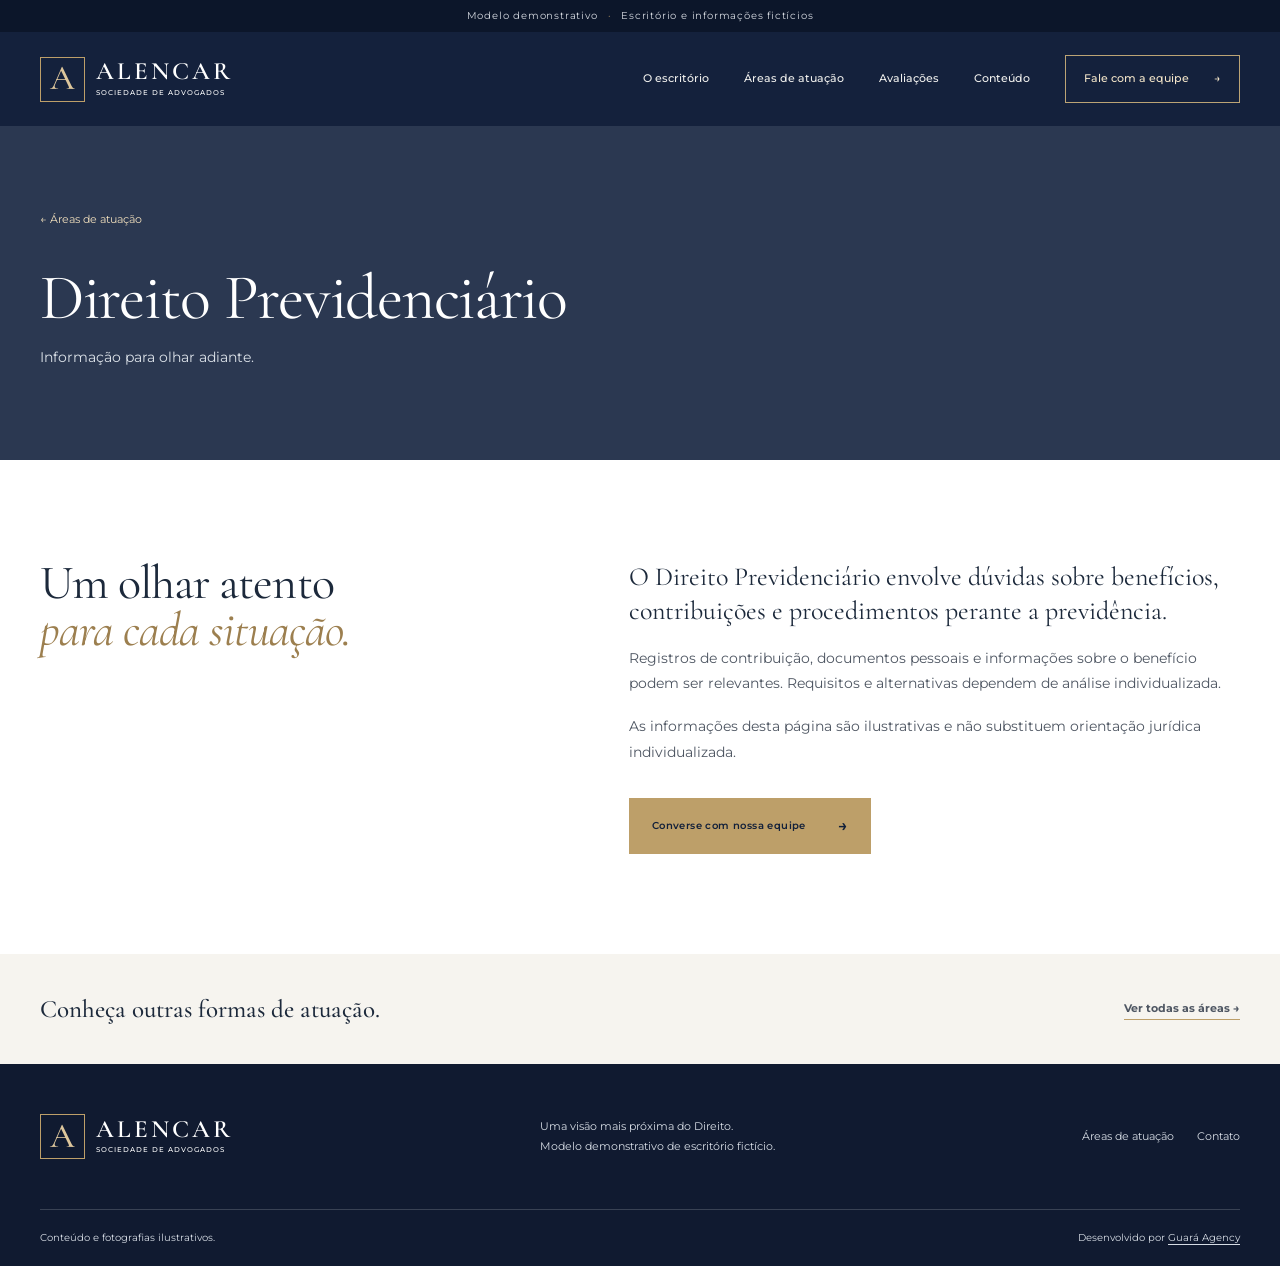
<file: areas/previdenciario/index.html>
<!doctype html><html lang="pt-BR"><head><meta charset="utf-8"><meta name="viewport" content="width=device-width, initial-scale=1"><title>Direito Previdenciário | Alencar Advogados</title><link rel="preconnect" href="https://fonts.googleapis.com"><link rel="preconnect" href="https://fonts.gstatic.com" crossorigin><link href="https://fonts.googleapis.com/css2?family=Cormorant+Garamond:ital,wght@0,400;0,500;0,600;1,400&family=Montserrat:wght@400;500;600;700&display=swap" rel="stylesheet"><link rel="stylesheet" href="../../style.css"><script defer src="../../app.js"></script></head><body><a class="skip-link" href="#conteudo">Ir para o conteúdo</a><div class="demo-bar">Modelo demonstrativo <span>·</span> Escritório e informações fictícios</div><header class="site-header"><div class="wrap nav"><a href="../../" class="brand"><span class="brand-mark" aria-hidden="true">A</span><span class="brand-name">ALENCAR<small>SOCIEDADE DE ADVOGADOS</small></span></a><button class="menu" aria-expanded="false" aria-controls="links" aria-label="Abrir menu"><span></span><span></span></button><nav id="links" aria-label="Navegação principal"><a href="../../#sobre">O escritório</a><a href="../../#atuacao">Áreas de atuação</a><a href="../../#avaliacoes">Avaliações</a><a href="../../#blog">Conteúdo</a><a class="nav-cta" href="../../#contato">Fale com a equipe <span aria-hidden="true">→</span></a></nav></div></header><main id="conteudo"><section class="inner-hero"><div class="wrap"><a href="../../#atuacao">← Áreas de atuação</a><h1>Direito Previdenciário</h1><p>Informação para olhar adiante.</p></div></section><article class="wrap inner-content"><div><h2>Um olhar atento<br><em>para cada situação.</em></h2></div><div><p class="inner-lead">O Direito Previdenciário envolve dúvidas sobre benefícios, contribuições e procedimentos perante a previdência.</p><p>Registros de contribuição, documentos pessoais e informações sobre o benefício podem ser relevantes. Requisitos e alternativas dependem de análise individualizada.</p><p>As informações desta página são ilustrativas e não substituem orientação jurídica individualizada.</p><a class="button button-gold" href="../../#contato">Converse com nossa equipe <span aria-hidden="true">→</span></a></div></article><div class="inner-next"><div class="wrap"><p>Conheça outras formas de atuação.</p><a href="../../#atuacao">Ver todas as áreas →</a></div></div></main><footer><div class="wrap footer-main"><a href="../../" class="brand"><span class="brand-mark" aria-hidden="true">A</span><span class="brand-name">ALENCAR<small>SOCIEDADE DE ADVOGADOS</small></span></a><p>Uma visão mais próxima do Direito.<br>Modelo demonstrativo de escritório fictício.</p><div><a href="../../#atuacao">Áreas de atuação</a><a href="../../#contato">Contato</a></div></div><div class="wrap footer-bottom"><span>Conteúdo e fotografias ilustrativos.</span><span>Desenvolvido por <a href="https://guaraagency.com.br/">Guará Agency</a></span></div></footer></body></html>
</file>
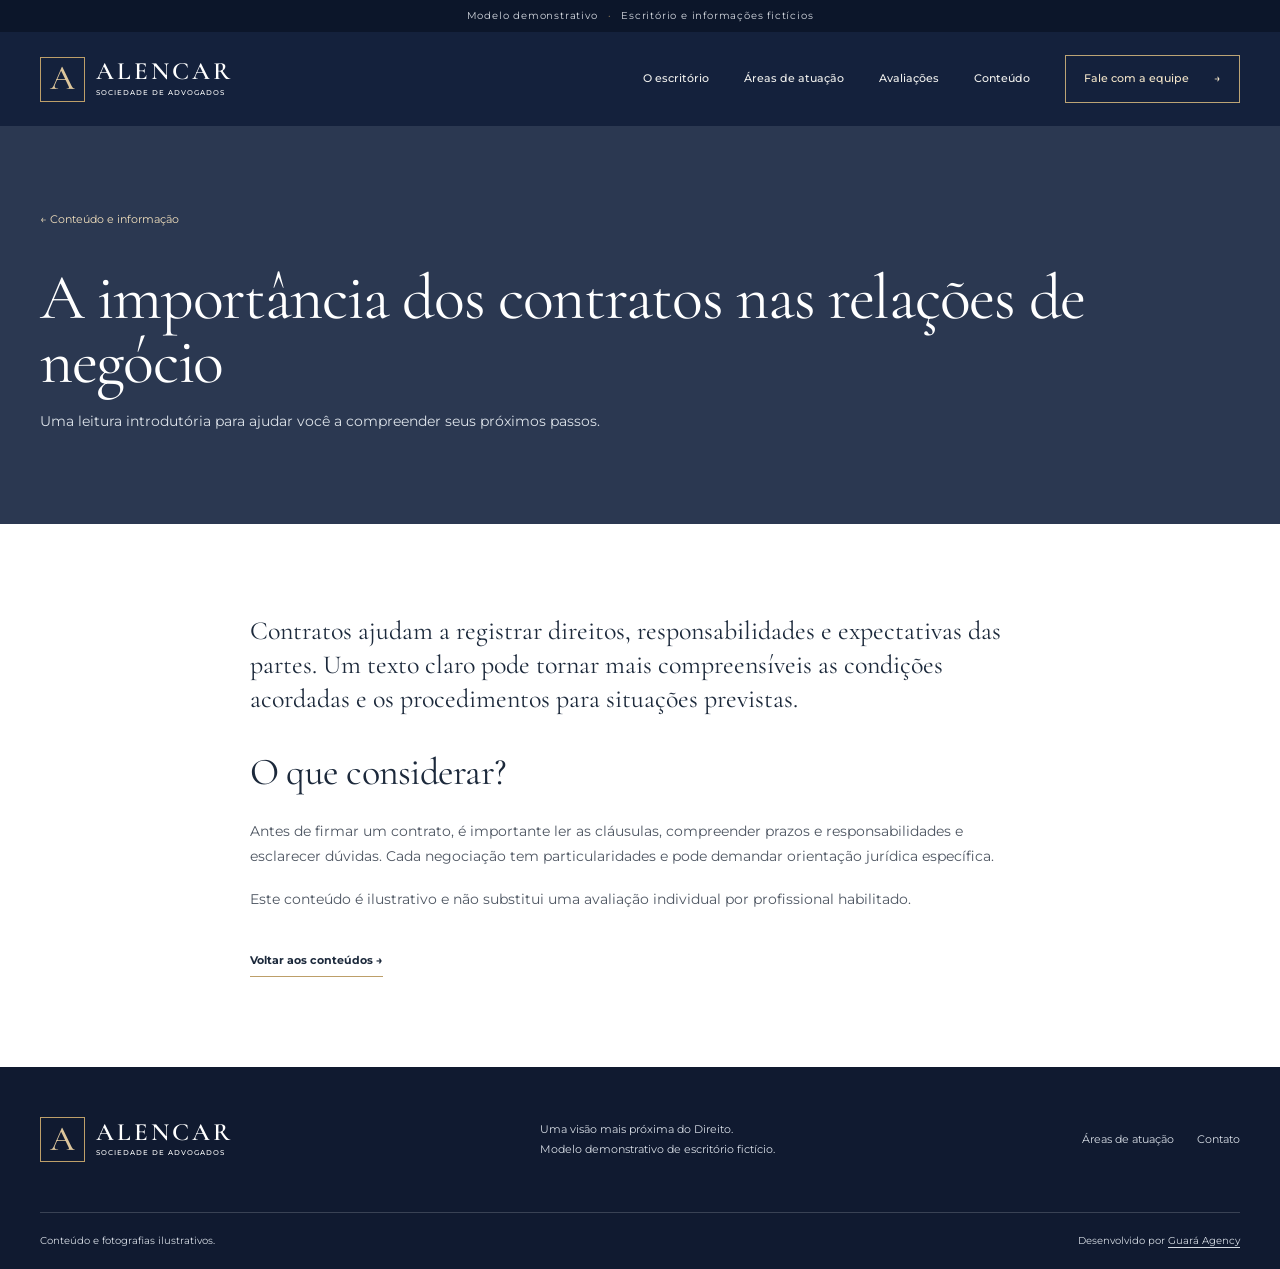
<file: artigos/importancia-dos-contratos/index.html>
<!doctype html><html lang="pt-BR"><head><meta charset="utf-8"><meta name="viewport" content="width=device-width, initial-scale=1"><title>A importância dos contratos nas relações de negócio | Alencar Advogados</title><link rel="preconnect" href="https://fonts.googleapis.com"><link rel="preconnect" href="https://fonts.gstatic.com" crossorigin><link href="https://fonts.googleapis.com/css2?family=Cormorant+Garamond:ital,wght@0,400;0,500;0,600;1,400&family=Montserrat:wght@400;500;600;700&display=swap" rel="stylesheet"><link rel="stylesheet" href="../../style.css"><script defer src="../../app.js"></script></head><body><a class="skip-link" href="#conteudo">Ir para o conteúdo</a><div class="demo-bar">Modelo demonstrativo <span>·</span> Escritório e informações fictícios</div><header class="site-header"><div class="wrap nav"><a href="../../" class="brand"><span class="brand-mark" aria-hidden="true">A</span><span class="brand-name">ALENCAR<small>SOCIEDADE DE ADVOGADOS</small></span></a><button class="menu" aria-expanded="false" aria-controls="links" aria-label="Abrir menu"><span></span><span></span></button><nav id="links" aria-label="Navegação principal"><a href="../../#sobre">O escritório</a><a href="../../#atuacao">Áreas de atuação</a><a href="../../#avaliacoes">Avaliações</a><a href="../../#blog">Conteúdo</a><a class="nav-cta" href="../../#contato">Fale com a equipe <span aria-hidden="true">→</span></a></nav></div></header><main id="conteudo"><section class="inner-hero"><div class="wrap"><a href="../../#blog">← Conteúdo e informação</a><h1>A importância dos contratos nas relações de negócio</h1><p>Uma leitura introdutória para ajudar você a compreender seus próximos passos.</p></div></section><article class="wrap article-content"><p class="inner-lead">Contratos ajudam a registrar direitos, responsabilidades e expectativas das partes. Um texto claro pode tornar mais compreensíveis as condições acordadas e os procedimentos para situações previstas.</p><h2>O que considerar?</h2><p>Antes de firmar um contrato, é importante ler as cláusulas, compreender prazos e responsabilidades e esclarecer dúvidas. Cada negociação tem particularidades e pode demandar orientação jurídica específica.</p><p>Este conteúdo é ilustrativo e não substitui uma avaliação individual por profissional habilitado.</p><a class="text-link" href="../../#blog">Voltar aos conteúdos →</a></article></main><footer><div class="wrap footer-main"><a href="../../" class="brand"><span class="brand-mark" aria-hidden="true">A</span><span class="brand-name">ALENCAR<small>SOCIEDADE DE ADVOGADOS</small></span></a><p>Uma visão mais próxima do Direito.<br>Modelo demonstrativo de escritório fictício.</p><div><a href="../../#atuacao">Áreas de atuação</a><a href="../../#contato">Contato</a></div></div><div class="wrap footer-bottom"><span>Conteúdo e fotografias ilustrativos.</span><span>Desenvolvido por <a href="https://guaraagency.com.br/">Guará Agency</a></span></div></footer></body></html>
</file>
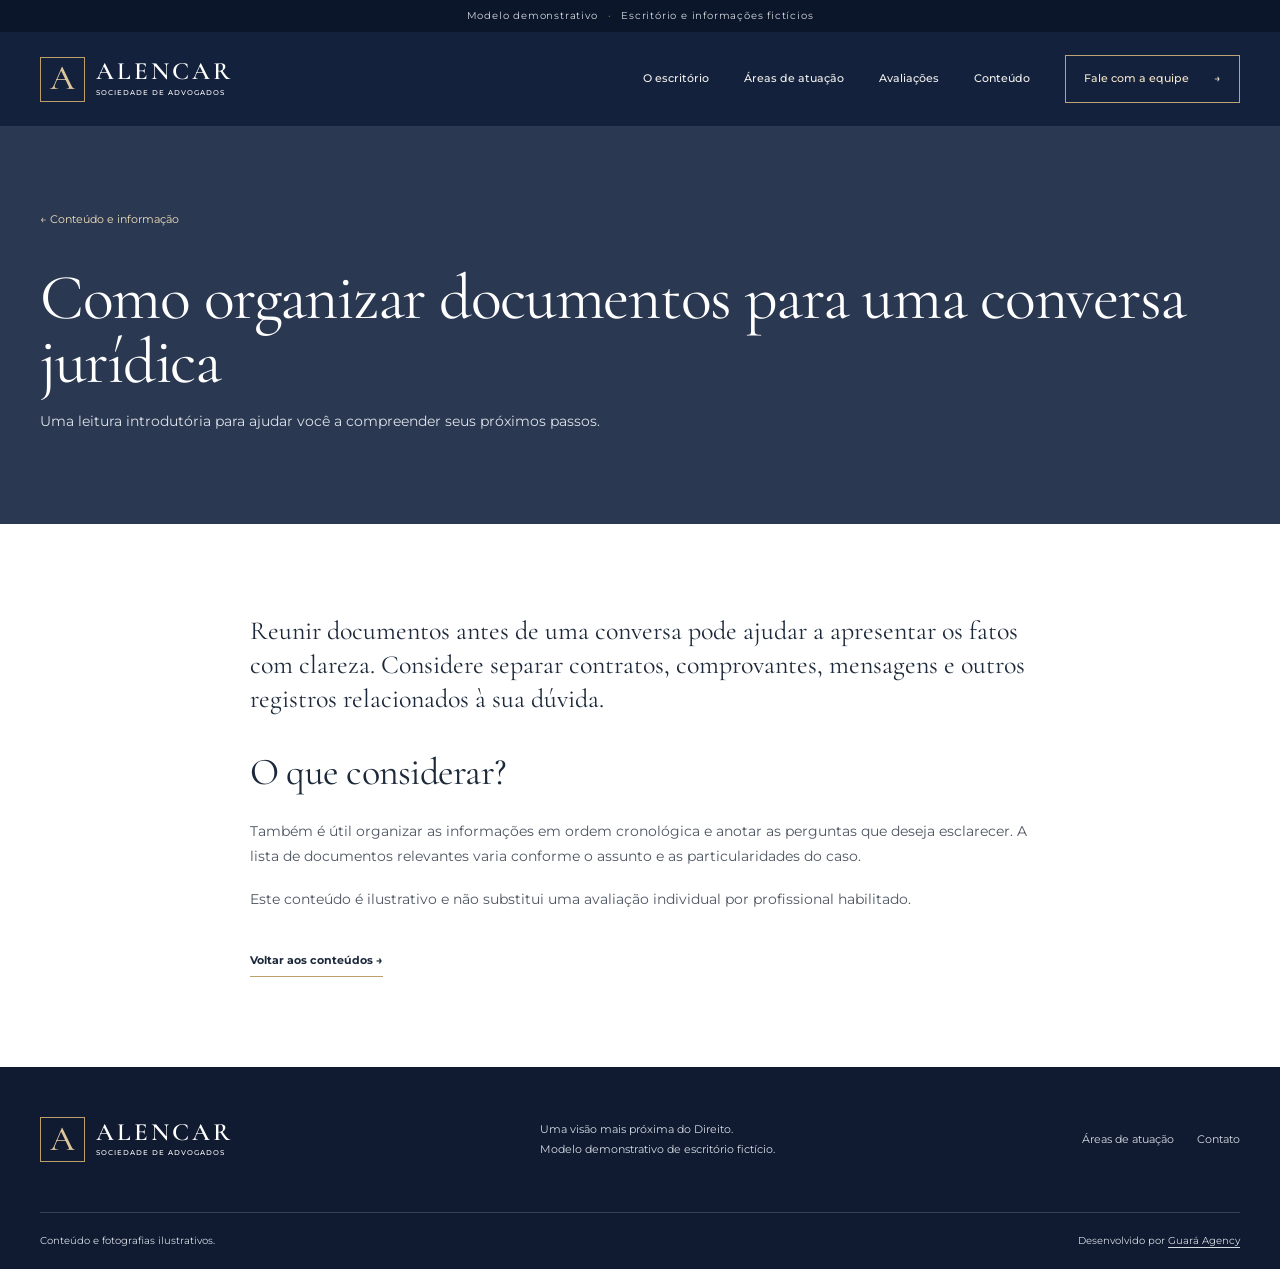
<file: artigos/organize-seus-documentos/index.html>
<!doctype html><html lang="pt-BR"><head><meta charset="utf-8"><meta name="viewport" content="width=device-width, initial-scale=1"><title>Como organizar documentos para uma conversa jurídica | Alencar Advogados</title><link rel="preconnect" href="https://fonts.googleapis.com"><link rel="preconnect" href="https://fonts.gstatic.com" crossorigin><link href="https://fonts.googleapis.com/css2?family=Cormorant+Garamond:ital,wght@0,400;0,500;0,600;1,400&family=Montserrat:wght@400;500;600;700&display=swap" rel="stylesheet"><link rel="stylesheet" href="../../style.css"><script defer src="../../app.js"></script></head><body><a class="skip-link" href="#conteudo">Ir para o conteúdo</a><div class="demo-bar">Modelo demonstrativo <span>·</span> Escritório e informações fictícios</div><header class="site-header"><div class="wrap nav"><a href="../../" class="brand"><span class="brand-mark" aria-hidden="true">A</span><span class="brand-name">ALENCAR<small>SOCIEDADE DE ADVOGADOS</small></span></a><button class="menu" aria-expanded="false" aria-controls="links" aria-label="Abrir menu"><span></span><span></span></button><nav id="links" aria-label="Navegação principal"><a href="../../#sobre">O escritório</a><a href="../../#atuacao">Áreas de atuação</a><a href="../../#avaliacoes">Avaliações</a><a href="../../#blog">Conteúdo</a><a class="nav-cta" href="../../#contato">Fale com a equipe <span aria-hidden="true">→</span></a></nav></div></header><main id="conteudo"><section class="inner-hero"><div class="wrap"><a href="../../#blog">← Conteúdo e informação</a><h1>Como organizar documentos para uma conversa jurídica</h1><p>Uma leitura introdutória para ajudar você a compreender seus próximos passos.</p></div></section><article class="wrap article-content"><p class="inner-lead">Reunir documentos antes de uma conversa pode ajudar a apresentar os fatos com clareza. Considere separar contratos, comprovantes, mensagens e outros registros relacionados à sua dúvida.</p><h2>O que considerar?</h2><p>Também é útil organizar as informações em ordem cronológica e anotar as perguntas que deseja esclarecer. A lista de documentos relevantes varia conforme o assunto e as particularidades do caso.</p><p>Este conteúdo é ilustrativo e não substitui uma avaliação individual por profissional habilitado.</p><a class="text-link" href="../../#blog">Voltar aos conteúdos →</a></article></main><footer><div class="wrap footer-main"><a href="../../" class="brand"><span class="brand-mark" aria-hidden="true">A</span><span class="brand-name">ALENCAR<small>SOCIEDADE DE ADVOGADOS</small></span></a><p>Uma visão mais próxima do Direito.<br>Modelo demonstrativo de escritório fictício.</p><div><a href="../../#atuacao">Áreas de atuação</a><a href="../../#contato">Contato</a></div></div><div class="wrap footer-bottom"><span>Conteúdo e fotografias ilustrativos.</span><span>Desenvolvido por <a href="https://guaraagency.com.br/">Guará Agency</a></span></div></footer></body></html>
</file>
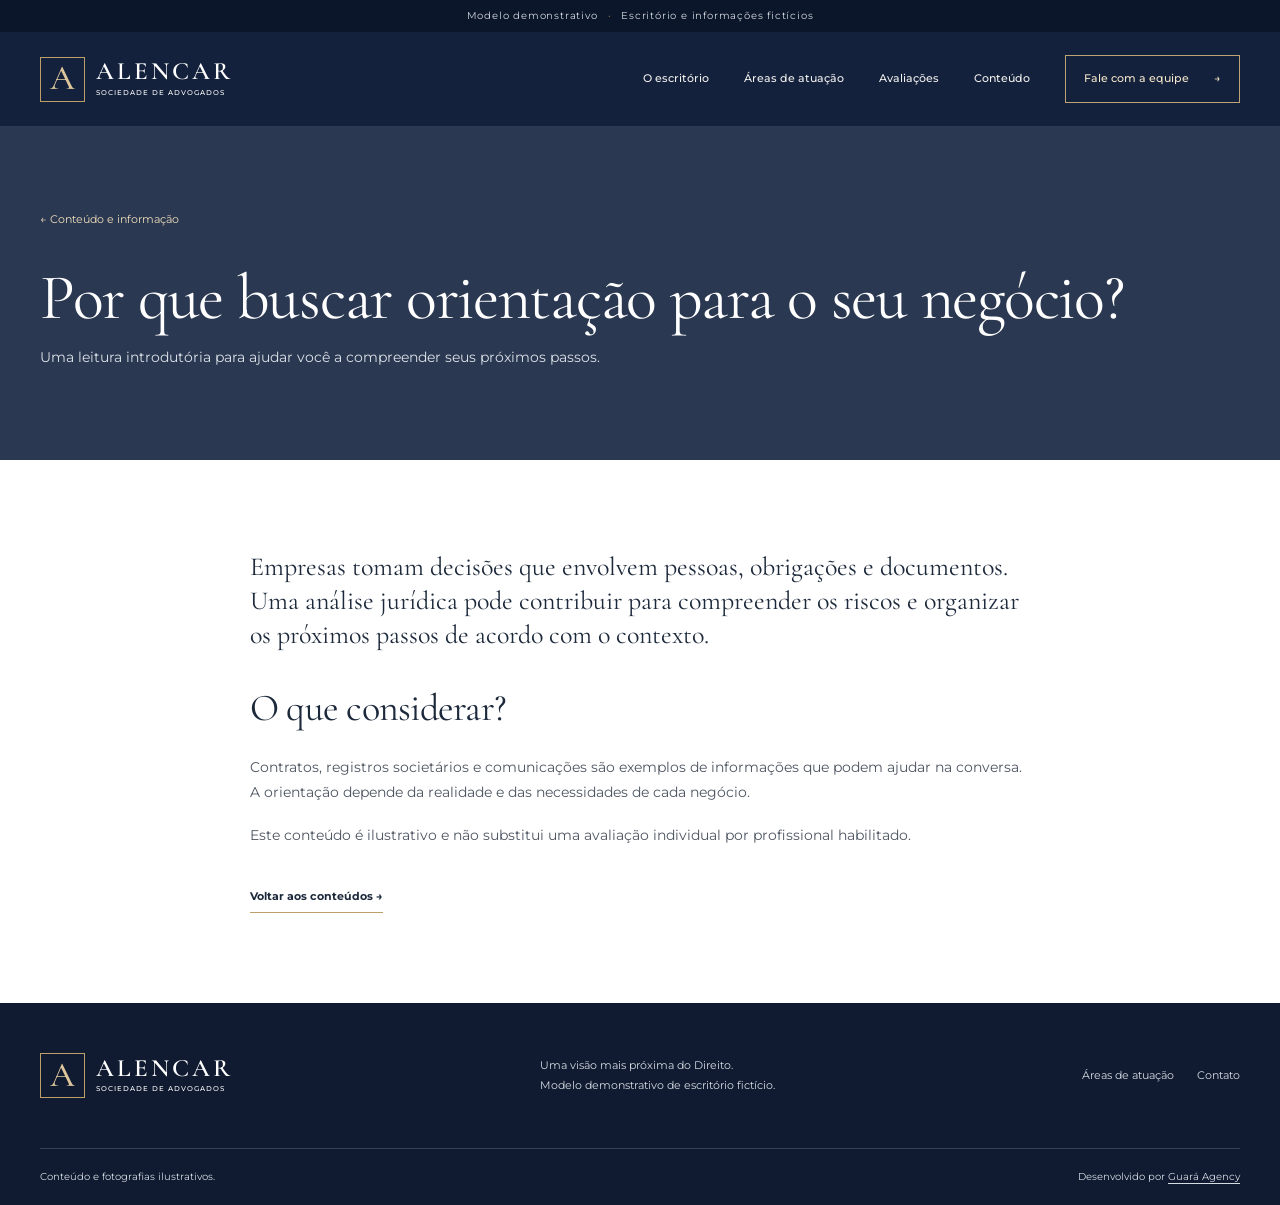
<file: artigos/orientacao-para-seu-negocio/index.html>
<!doctype html><html lang="pt-BR"><head><meta charset="utf-8"><meta name="viewport" content="width=device-width, initial-scale=1"><title>Por que buscar orientação para o seu negócio? | Alencar Advogados</title><link rel="preconnect" href="https://fonts.googleapis.com"><link rel="preconnect" href="https://fonts.gstatic.com" crossorigin><link href="https://fonts.googleapis.com/css2?family=Cormorant+Garamond:ital,wght@0,400;0,500;0,600;1,400&family=Montserrat:wght@400;500;600;700&display=swap" rel="stylesheet"><link rel="stylesheet" href="../../style.css"><script defer src="../../app.js"></script></head><body><a class="skip-link" href="#conteudo">Ir para o conteúdo</a><div class="demo-bar">Modelo demonstrativo <span>·</span> Escritório e informações fictícios</div><header class="site-header"><div class="wrap nav"><a href="../../" class="brand"><span class="brand-mark" aria-hidden="true">A</span><span class="brand-name">ALENCAR<small>SOCIEDADE DE ADVOGADOS</small></span></a><button class="menu" aria-expanded="false" aria-controls="links" aria-label="Abrir menu"><span></span><span></span></button><nav id="links" aria-label="Navegação principal"><a href="../../#sobre">O escritório</a><a href="../../#atuacao">Áreas de atuação</a><a href="../../#avaliacoes">Avaliações</a><a href="../../#blog">Conteúdo</a><a class="nav-cta" href="../../#contato">Fale com a equipe <span aria-hidden="true">→</span></a></nav></div></header><main id="conteudo"><section class="inner-hero"><div class="wrap"><a href="../../#blog">← Conteúdo e informação</a><h1>Por que buscar orientação para o seu negócio?</h1><p>Uma leitura introdutória para ajudar você a compreender seus próximos passos.</p></div></section><article class="wrap article-content"><p class="inner-lead">Empresas tomam decisões que envolvem pessoas, obrigações e documentos. Uma análise jurídica pode contribuir para compreender os riscos e organizar os próximos passos de acordo com o contexto.</p><h2>O que considerar?</h2><p>Contratos, registros societários e comunicações são exemplos de informações que podem ajudar na conversa. A orientação depende da realidade e das necessidades de cada negócio.</p><p>Este conteúdo é ilustrativo e não substitui uma avaliação individual por profissional habilitado.</p><a class="text-link" href="../../#blog">Voltar aos conteúdos →</a></article></main><footer><div class="wrap footer-main"><a href="../../" class="brand"><span class="brand-mark" aria-hidden="true">A</span><span class="brand-name">ALENCAR<small>SOCIEDADE DE ADVOGADOS</small></span></a><p>Uma visão mais próxima do Direito.<br>Modelo demonstrativo de escritório fictício.</p><div><a href="../../#atuacao">Áreas de atuação</a><a href="../../#contato">Contato</a></div></div><div class="wrap footer-bottom"><span>Conteúdo e fotografias ilustrativos.</span><span>Desenvolvido por <a href="https://guaraagency.com.br/">Guará Agency</a></span></div></footer></body></html>
</file>
<file: style.css>
:root{--navy:#14213c;--navy-dark:#101a30;--navy-soft:#2b3851;--ink:#1c293b;--body:#4e5662;--cream:#f6f4ef;--gold:#bd9f69;--gold-light:#ddc69c;--line:#d9d7d0;--white:#fff;--serif:'Cormorant Garamond',Georgia,serif;--sans:Montserrat,sans-serif}*{box-sizing:border-box}html{scroll-behavior:smooth;scroll-padding-top:100px}body{margin:0;background:#fff;color:var(--body);font:400 14px/1.8 var(--sans);-webkit-font-smoothing:antialiased}::selection{background:#cbb583;color:#17243b}a{color:inherit;text-decoration:none}button,input,textarea,select{font:inherit}button{cursor:pointer}img{display:block;max-width:100%}button:focus-visible,a:focus-visible,input:focus-visible,select:focus-visible,textarea:focus-visible,summary:focus-visible{outline:3px solid #bb9658;outline-offset:4px}.skip-link{position:absolute;top:-80px;left:15px;background:white;color:var(--navy);padding:12px;z-index:100}.skip-link:focus{top:10px}.wrap{width:min(1280px,calc(100% - 80px));margin:auto}.demo-bar{background:#0c162a;color:#d5d9e0;text-align:center;font-size:10px;letter-spacing:.08em;padding:7px 20px}.demo-bar span{color:var(--gold);margin:0 6px}.site-header{background:var(--navy);position:relative;z-index:10}.nav{height:94px;display:flex;align-items:center;justify-content:space-between;gap:30px}.brand{display:inline-flex;align-items:center;gap:11px;color:#fff;line-height:1}.brand-mark{width:45px;height:45px;border:1px solid var(--gold);color:var(--gold-light);font:500 35px/.95 var(--serif);display:grid;place-items:center}.brand-name{font:600 25px/.9 var(--serif);letter-spacing:.12em}.brand-name small{display:block;font:500 7px/1.5 var(--sans);letter-spacing:.14em;margin-top:5px}.nav nav{display:flex;align-items:center;gap:35px;color:#f0f0ed;font-size:11px;font-weight:500}.nav nav>a:not(.nav-cta){padding:15px 0;transition:color .2s}.nav nav>a:hover{color:var(--gold-light)}.nav-cta{border:1px solid #bca475;padding:13px 18px;color:#f3e5c9;display:flex;gap:25px;align-items:center;transition:background .25s,color .25s}.nav-cta:hover{background:var(--gold);color:var(--navy)!important}.menu{display:none}.hero{min-height:690px;position:relative;color:#fff;background:var(--navy);overflow:hidden}.hero-image{position:absolute;inset:0 0 0 43%;background:linear-gradient(90deg,var(--navy) 0%,rgba(20,33,60,.7) 28%,rgba(20,33,60,.25) 100%),linear-gradient(0deg,rgba(15,25,45,.45),rgba(15,25,45,.15)),url('assets/20351783.jpg') center 49%/cover}.hero-layout{min-height:690px;display:flex;align-items:center;position:relative}.hero-copy{max-width:800px;padding:70px 0 125px;animation:hero-enter .9s cubic-bezier(.16,1,.3,1) both}.hero-rule{font-size:10px;font-weight:600;letter-spacing:.18em;color:var(--gold-light);display:flex;align-items:center;gap:14px}.hero-rule span,.section-marker span{height:1px;width:37px;background:var(--gold);display:inline-block}.hero h1{font:400 clamp(58px,6.2vw,91px)/.99 var(--serif);letter-spacing:-.025em;color:#fff;margin:32px 0 24px}.hero h1 em,h2 em{font-weight:400;color:var(--gold-light)}.hero-copy>p{font-size:15px;line-height:1.9;color:#d6dce6;max-width:475px}.hero-actions{display:flex;align-items:center;gap:35px;margin-top:38px}.button{display:inline-flex;justify-content:space-between;align-items:center;gap:32px;padding:16px 22px;border:1px solid transparent;font:600 10px/1.4 var(--sans);letter-spacing:.04em;transition:background .25s,color .25s,border-color .25s}.button span,.text-link span{font-size:16px}.button-gold{background:var(--gold);color:#12203a}.button-gold:hover{background:#d2bc91}.button-outline{border-color:#c6b189;color:#f2e4ca}.button-outline:hover{background:var(--gold);color:var(--navy)}.text-link{display:inline-flex;align-items:center;gap:15px;color:var(--ink);font-size:11px;font-weight:700;padding-bottom:6px;border-bottom:1px solid var(--gold);transition:gap .25s}.text-link:hover{gap:23px}.light-link{color:#fff}.hero-caption{position:absolute;right:0;bottom:110px;display:flex;gap:13px;align-items:center;color:#e5e7eb;font-size:10px}.hero-caption span:first-child{color:var(--gold-light);letter-spacing:.16em;font-weight:700}.hero-bottom{position:absolute;bottom:0;left:0;right:0;border-top:1px solid #ffffff35}.hero-bottom .wrap{display:flex;justify-content:space-between;padding:19px 0;color:#d0d5dd;letter-spacing:.15em;font-size:9px}.hero-bottom a span{color:var(--gold-light);font-size:16px;margin-left:10px}.section{padding:125px 0}.section-marker{display:none}h2{font:400 clamp(45px,4.6vw,68px)/.98 var(--serif);letter-spacing:-.02em;color:var(--ink);margin:0 0 28px}h2 em{color:#9c7f4f}h3{color:var(--ink)}p{margin:0 0 18px}.intro-grid{display:grid;grid-template-columns:1fr .83fr;gap:clamp(65px,9vw,150px);align-items:center}.intro-visual{position:relative;padding:0 45px 48px 0}.intro-visual img{width:100%;height:510px;object-fit:cover}.image-caption{position:absolute;right:0;bottom:0;background:var(--navy);padding:28px 32px;color:white;font:400 23px/1.15 var(--serif);min-width:245px}.image-caption em{color:var(--gold-light)}.intro-copy .lead{font:400 26px/1.2 var(--serif);color:var(--ink)}.intro-copy>p:not(.lead){max-width:540px}.intro-copy .text-link{margin-top:15px}.practice-section{background:var(--cream)}.section-heading{display:flex;align-items:end;justify-content:space-between;gap:50px;margin-bottom:42px}.section-heading h2{margin-bottom:0}.section-heading>p{max-width:365px;margin:0}.practice-grid{display:grid;grid-template-columns:1fr 1fr;border-top:1px solid #cfcfc9}.practice{display:grid;grid-template-columns:45px 1fr 35px;gap:13px;padding:30px 12px 30px 0;border-bottom:1px solid #cfcfc9;align-items:start;transition:background .25s,padding .25s}.practice:nth-child(odd){margin-right:38px}.practice:hover{background:#ece8de;padding-left:12px}.practice-num{font:500 12px var(--sans);color:#9b8052;padding-top:7px}.practice h3{font:500 27px/1.1 var(--serif);margin:0 0 10px}.practice p{font-size:12px;max-width:380px;margin:0}.practice-arrow{font-size:22px;color:#9b8052}.approach-section{background:var(--navy);color:#d3d9e1}.approach-grid{display:grid;grid-template-columns:1fr 1fr;gap:clamp(65px,10vw,160px)}.approach-section h2,.contact-section h2{color:#fff}.approach-section h2 em,.contact-section h2 em{color:var(--gold-light)}.approach-grid>div:first-child>p{max-width:430px}.approach-grid .button{margin-top:20px}.steps article{display:grid;grid-template-columns:50px 1fr;gap:20px;border-bottom:1px solid #ffffff36;padding:21px 0}.steps article:first-child{padding-top:0}.steps article>span{font:400 21px var(--serif);color:var(--gold-light)}.steps h3{font:500 28px var(--serif);color:white;margin:0 0 5px}.steps p{margin:0;font-size:12px}.reviews-section{background:#fbfaf7}.reviews-layout{display:grid;grid-template-columns:1fr 1fr;gap:100px;align-items:center}.reviews-layout>div:first-child>p{max-width:420px}.disclaimer{font-size:11px;color:#666a71;max-width:410px;margin-top:30px}.review-panel{background:white;padding:42px 50px;box-shadow:0 16px 55px #1a263714;min-height:365px;display:flex;flex-direction:column}.quote-mark{font:400 85px/.75 var(--serif);color:var(--gold)}.review{margin:15px 0 0}.review blockquote{font:400 30px/1.2 var(--serif);color:var(--ink);margin:0 0 28px}.review figcaption strong,.review figcaption span{display:block;font-size:11px}.review figcaption strong{color:var(--ink)}.review figcaption span{color:#666;margin-top:3px}.review-controls{display:flex;justify-content:space-between;align-items:center;margin-top:auto;padding-top:20px;color:#665f54;font-size:10px}.review-controls div{display:flex;gap:8px}.review-controls button{background:#fff;border:1px solid #d7d4cb;color:var(--ink);width:40px;height:40px;font-size:18px;transition:background .2s,color .2s}.review-controls button:hover{background:var(--navy);color:white}.journal-grid{display:grid;grid-template-columns:1.1fr .9fr;gap:45px}.journal-feature img{width:100%;height:320px;object-fit:cover}.journal-feature>div{padding:25px 0}.journal-grid span{font-size:10px;letter-spacing:.1em;color:#8b7045;font-weight:700}.journal-grid h3{font:500 30px/1.1 var(--serif);margin:12px 0 22px}.journal-link{border-bottom:1px solid var(--gold);padding-bottom:5px}.journal-list{border-top:1px solid var(--line)}.journal-list>a{display:block;padding:30px 0 35px;border-bottom:1px solid var(--line)}.journal-grid a:hover h3{color:#98794c}.faq-section{background:var(--cream)}.faq-grid{display:grid;grid-template-columns:.8fr 1fr;gap:100px}.faq-list{border-top:1px solid #d1cec6}.faq-list details{border-bottom:1px solid #d1cec6}.faq-list summary{list-style:none;display:flex;justify-content:space-between;align-items:center;gap:20px;color:var(--ink);font:600 13px/1.5 var(--sans);cursor:pointer;padding:22px 0}.faq-list summary::-webkit-details-marker{display:none}.faq-list summary span{font:400 25px var(--serif);color:#98794c;transition:transform .25s}.faq-list details[open] summary span{transform:rotate(45deg)}.faq-list details p{font-size:12px;max-width:600px;padding:0 30px 20px 0;margin:0}.contact-section{background:var(--navy-soft);color:#e0e4e9}.contact-grid{display:grid;grid-template-columns:1fr 1fr;gap:clamp(70px,10vw,150px)}.contact-grid>div:first-child>p{max-width:410px}.contact-note{border-top:1px solid #ffffff44;margin-top:40px;padding-top:22px;font-size:11px;color:#d3d9e2}form{display:grid;gap:18px}label{display:grid;gap:7px;font-size:11px;font-weight:600;color:#f5f5f1}input,textarea,select{border:1px solid #8190a4;background:#ffffff0c;color:#fff;padding:13px 14px;border-radius:0;width:100%;font-size:12px}select option{color:#17243b}input::placeholder,textarea::placeholder{color:#d4dbe4}textarea{resize:vertical}form .button{width:max-content;margin-top:5px}#result{margin:0;min-height:1.7em;color:#f8e4bc;font-weight:600;font-size:12px}footer{background:var(--navy-dark);color:#d6dce4}.footer-main{display:flex;justify-content:space-between;align-items:center;gap:30px;padding:50px 0}.footer-main p{font-size:11px;margin:0}.footer-main>div{display:flex;gap:23px;font-size:11px}.footer-main a:hover,.footer-bottom a:hover{color:var(--gold-light)}.footer-bottom{border-top:1px solid #ffffff2c;padding:19px 0;display:flex;justify-content:space-between;gap:20px;font-size:10px}.footer-bottom a{text-decoration:underline;text-underline-offset:3px}.subhero{background:var(--navy-soft);padding:100px 0;color:#fff;text-align:center}.subhero h1{font:400 48px var(--serif);color:var(--gold-light)}.content{max-width:850px;padding:70px 0}.content h2{font:400 36px var(--serif);color:var(--navy)}.gold-btn{display:inline-block;background:var(--gold);color:var(--navy);border:0;padding:15px 27px;font:600 12px var(--sans)}@keyframes hero-enter{from{opacity:.6;transform:translateY(14px)}to{opacity:1;transform:translateY(0)}}@media(max-width:1000px){.nav nav{gap:18px}.nav nav>a{font-size:10px}.nav-cta{gap:10px}.hero{min-height:630px}.hero-layout{min-height:630px}.intro-grid{gap:60px}.reviews-layout,.faq-grid{gap:50px}}@media(max-width:760px){.wrap{width:calc(100% - 40px)}.demo-bar{font-size:9px}.nav{height:76px}.brand-mark{width:38px;height:38px;font-size:30px}.brand-name{font-size:21px}.brand-name small{font-size:6px}.menu{display:flex;flex-direction:column;justify-content:center;gap:6px;width:44px;height:44px;background:none;border:1px solid #a99777;padding:10px}.menu span{height:1px;width:100%;background:white}.nav nav{display:none;position:absolute;top:76px;left:0;right:0;background:var(--navy);padding:20px;flex-direction:column;align-items:stretch;gap:0;box-shadow:0 15px 25px #101a3038}.nav nav.open{display:flex}.nav nav>a{font-size:12px;padding:12px 0}.nav nav>.nav-cta{justify-content:space-between;padding:12px;margin-top:8px}.hero,.hero-layout{min-height:650px}.hero-image{inset:0;background:linear-gradient(90deg,rgba(20,33,60,.97),rgba(20,33,60,.72)),url('assets/20351783.jpg') center/cover}.hero-copy{padding:70px 0 100px}.hero h1{font-size:clamp(53px,12vw,76px);margin:25px 0}.hero-copy>p{font-size:14px}.hero-actions{align-items:flex-start;flex-direction:column;gap:24px;margin-top:28px}.hero-caption{display:none}.hero-bottom .wrap{font-size:8px}.section{padding:76px 0}.intro-grid,.approach-grid,.reviews-layout,.faq-grid,.contact-grid,.journal-grid{grid-template-columns:1fr;gap:42px}.intro-visual{padding:0 25px 35px 0}.intro-visual img{height:350px}.image-caption{padding:22px;min-width:210px;font-size:21px}.section-heading{display:block;margin-bottom:25px}.section-heading h2{margin-bottom:20px}.section-heading>p{max-width:100%}.practice-grid{grid-template-columns:1fr}.practice:nth-child(odd){margin-right:0}.practice{padding:22px 0;grid-template-columns:36px 1fr 25px}.practice h3{font-size:25px}.reviews-layout{gap:25px}.review-panel{padding:35px 28px;min-height:340px}.review blockquote{font-size:27px}.journal-feature img{height:260px}.journal-list>a:first-child{padding-top:22px}.faq-grid{gap:15px}.contact-grid{gap:25px}.footer-main{align-items:flex-start;flex-direction:column;padding:40px 0}.footer-main>div{flex-wrap:wrap}.footer-bottom{flex-direction:column;gap:5px}.subhero h1{font-size:37px}}@media(prefers-reduced-motion:reduce){html{scroll-behavior:auto}*,*::before,*::after{animation-duration:.01ms!important;animation-iteration-count:1!important;transition-duration:.01ms!important}}
.inner-hero{background:var(--navy-soft);color:#fff;padding:80px 0 90px}.inner-hero a{font-size:11px;color:#f1dfbd}.inner-hero h1{font:400 clamp(48px,5vw,70px)/1 var(--serif);letter-spacing:-.02em;margin:35px 0 15px}.inner-hero p{color:#dce2e9;max-width:700px;margin:0}.inner-content{display:grid;grid-template-columns:.8fr 1fr;gap:100px;padding:100px 0}.inner-content h2{font-size:48px}.inner-content .button{margin-top:15px}.inner-lead{font:400 26px/1.3 var(--serif);color:var(--ink)}.inner-next{background:var(--cream);padding:40px 0}.inner-next .wrap{display:flex;justify-content:space-between;gap:20px;align-items:center}.inner-next p{margin:0;font:500 25px var(--serif);color:var(--ink)}.inner-next a{font-size:11px;font-weight:700;border-bottom:1px solid var(--gold)}.article-content{max-width:780px;padding:90px 0}.article-content h2{font-size:38px;margin-top:38px}.article-content .text-link{margin-top:20px}@media(max-width:760px){.inner-hero{padding:60px 0}.inner-content{grid-template-columns:1fr;gap:0;padding:65px 0}.inner-content h2{font-size:40px}.inner-next .wrap{align-items:flex-start;flex-direction:column}.article-content{padding:65px 0}}
</file>
